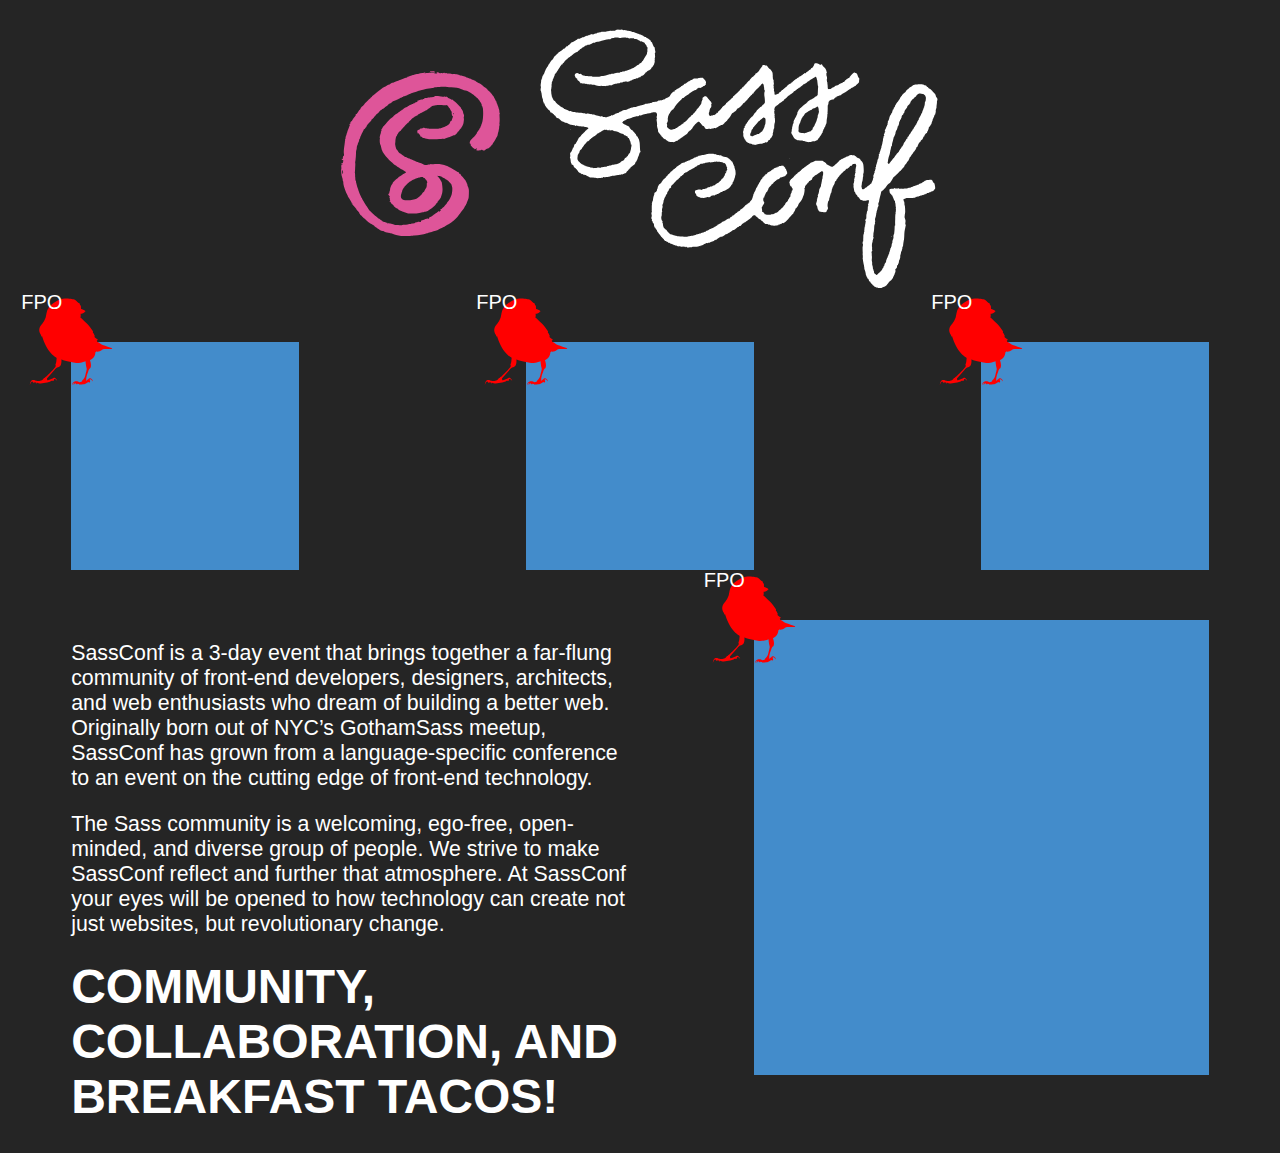
<file: demo/index.html>
<!doctype html>
<html> 
  <head>
    <meta charset="utf-8">
    <meta http-equiv="X-UA-Compatible" content="IE=edge">
    <title>SassConf Workshop Demo</title>
    <meta name="description" content="">
    <meta name="viewport" content="width=device-width, initial-scale=1">
    <link rel="stylesheet" href="styles/app.css"/>
  </head>
  <body class="scw">
    <header class="scw-header">
      <img class="scw-header__logo" src="images/sassconf.svg" alt="">
    </header>
    <div class="scw-container">
      <div class="scw-container__item">
        <div class="scw-dummy-image"></div>
      </div>
      <div class="scw-container__item">
        <div class="scw-dummy-image"></div>
      </div>
      <div class="scw-container__item">
        <div class="scw-dummy-image"></div>
      </div>
    </div>
    <div class="scw-body">
      <div class="scw-body__item scw-body__item--text">
        <p>SassConf is a 3-day event that brings together a far-flung community of front-end developers, designers, architects, and web enthusiasts who dream of building a better web. Originally born out of NYC’s GothamSass meetup, SassConf has grown from a language-specific conference to an event on the cutting edge of front-end technology.</p>
        <p>The Sass community is a welcoming, ego-free, open-minded, and diverse group of people. We strive to make SassConf reflect and further that atmosphere. At SassConf your eyes will be opened to how technology can create not just websites, but revolutionary change.</p>
        <p><strong class="scw-banner-text">COMMUNITY, COLLABORATION, AND BREAKFAST TACOS!</strong></p>
      </div>
      <div class="scw-body__item scw-body__item--image">
        <div class="scw-dummy-image"></div>
      </div>
    </div>
  </body>
</html>
</file>
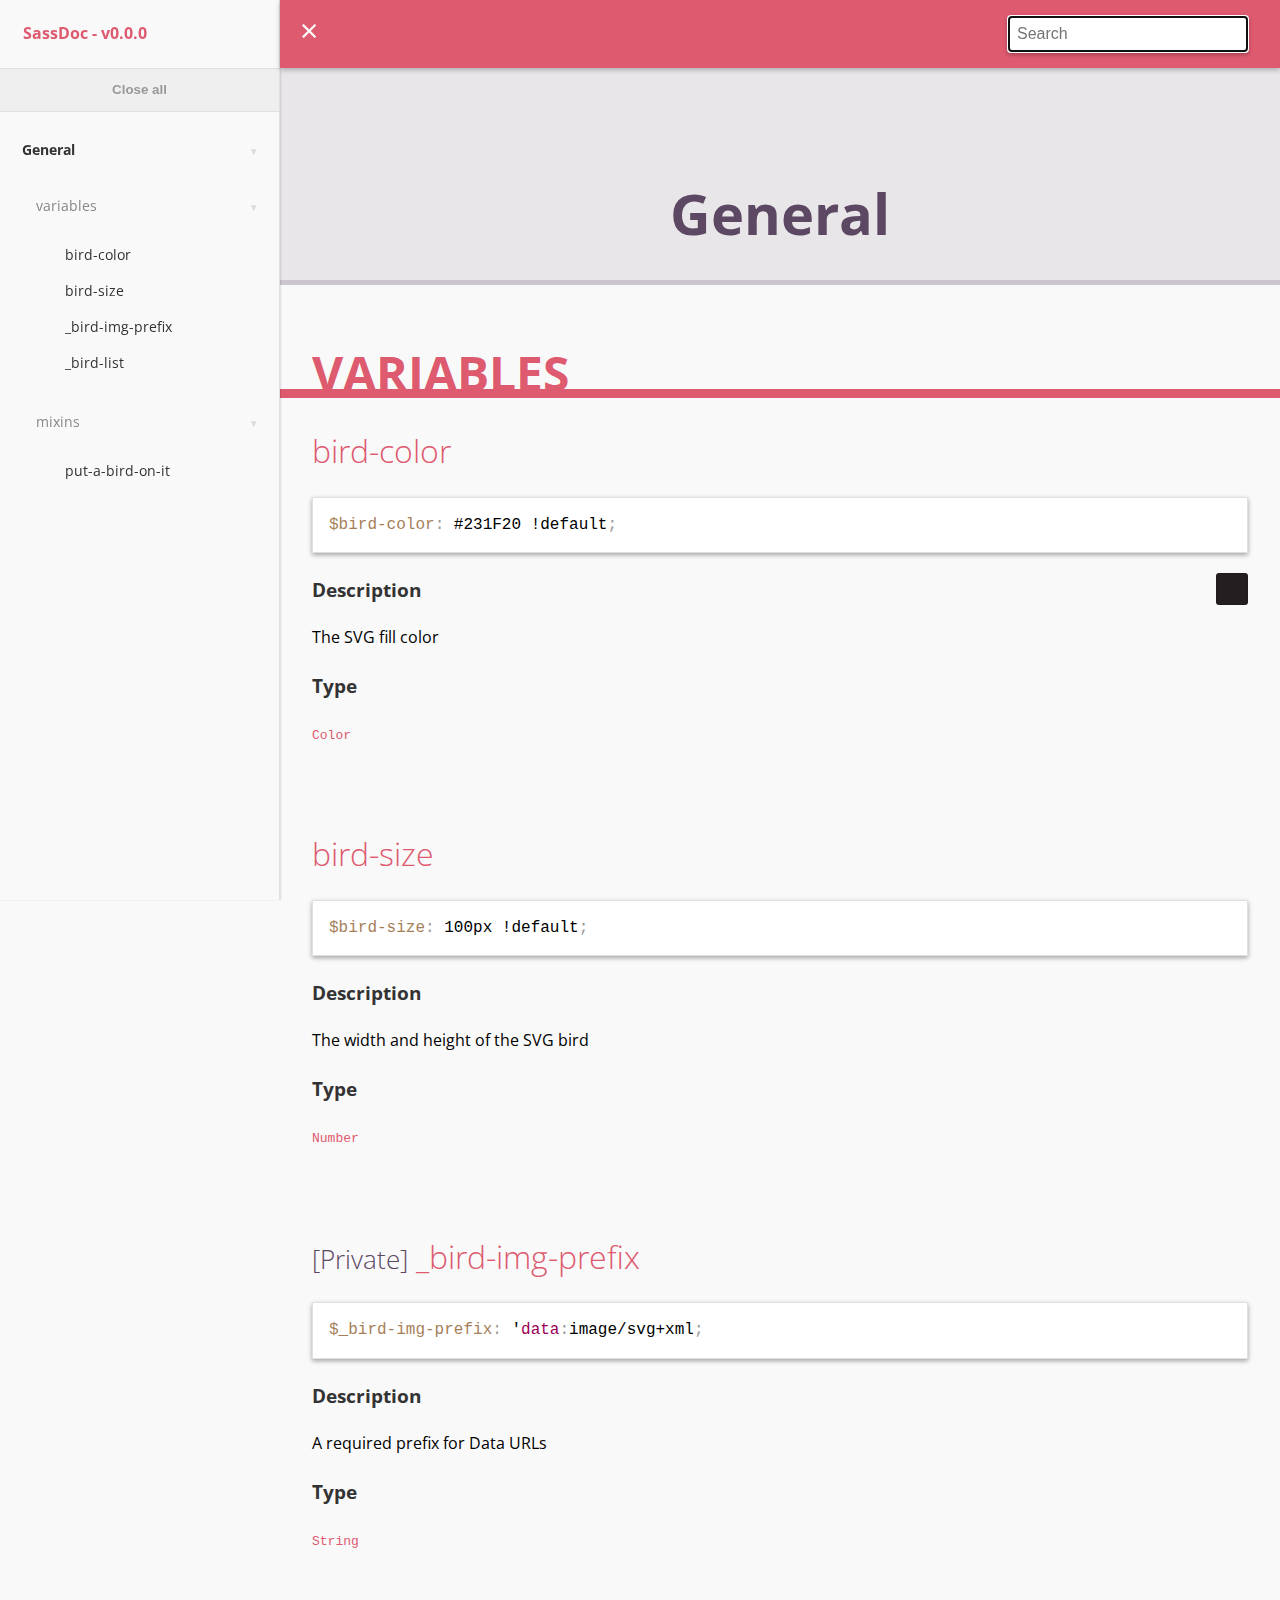
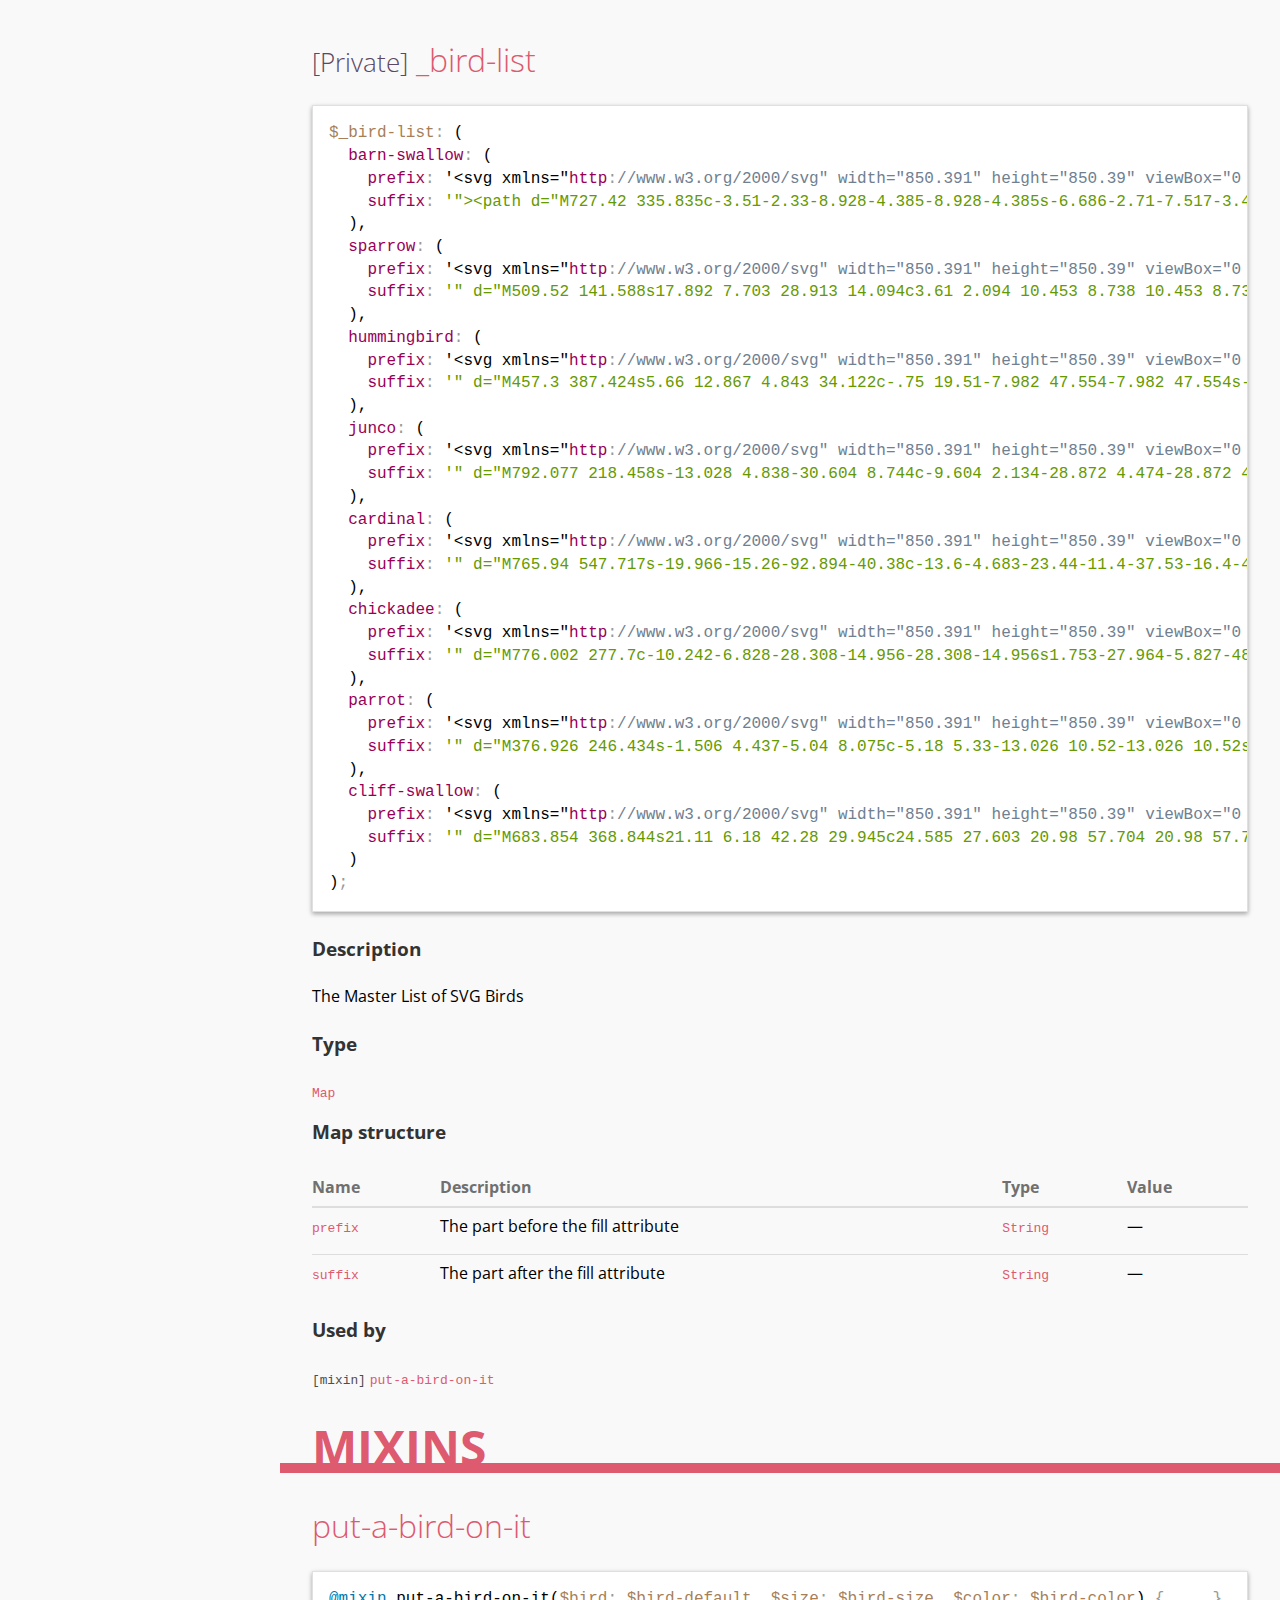
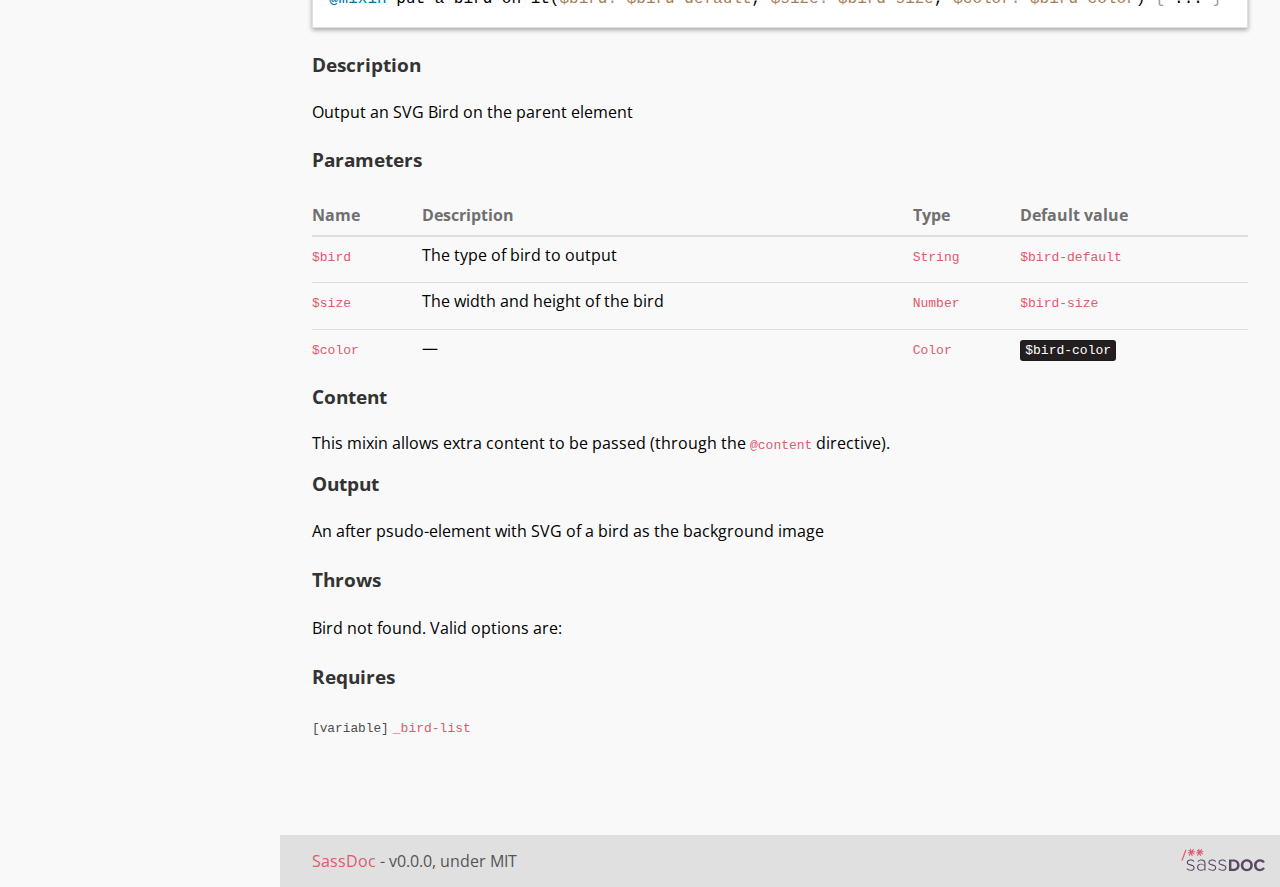
<file: sassdoc/index.html>
<!doctype html><html lang="en"><head><meta charset="utf-8"><title>SassDoc - v0.0.0</title><link rel="stylesheet" href="assets/css/main.css"><link href="http://fonts.googleapis.com/css?family=Open+Sans:400,500,700" rel="stylesheet" type="text/css"><meta name="viewport" content="width=device-width"><meta content="IE=edge, chrome=1" http-equiv="X-UA-Compatible"><!-- Open Graph tags --><meta property="og:title" content="SassDoc - SassDoc"><meta property="og:type" content="website"><meta property="og:description" content="Release the docs!"><!-- Thanks to Sass-lang.com for the icons --><link href="assets/images/favicon.png" rel="shortcut icon"></head><body><aside class="sidebar" role="nav"><div class="sidebar__header"><h1 class="sidebar__title"><a href="https://github.com/timhettler/sassconf-workshop-starter">SassDoc - v0.0.0</a></h1></div><div class="sidebar__body"><button type="button" class="btn-toggle js-btn-toggle" data-alt="Open all">Close all</button><p class="sidebar__item sidebar__item--heading" data-slug="undefined"><a href="#undefined">General</a></p><div><p class="sidebar__item sidebar__item--sub-heading" data-slug="undefined-variable"><a href="#undefined-variable">variables</a></p><ul class="list-unstyled"><li class="sidebar__item sassdoc__item" data-name="bird-color" data-type="variable"><a href="#variable-bird-color">bird-color</a></li><li class="sidebar__item sassdoc__item" data-name="bird-size" data-type="variable"><a href="#variable-bird-size">bird-size</a></li><li class="sidebar__item sassdoc__item" data-name="_bird-img-prefix" data-type="variable"><a href="#variable-_bird-img-prefix">_bird-img-prefix</a></li><li class="sidebar__item sassdoc__item" data-name="_bird-list" data-type="variable"><a href="#variable-_bird-list">_bird-list</a></li></ul><p class="sidebar__item sidebar__item--sub-heading" data-slug="undefined-mixin"><a href="#undefined-mixin">mixins</a></p><ul class="list-unstyled"><li class="sidebar__item sassdoc__item" data-name="put-a-bird-on-it" data-type="mixin"><a href="#mixin-put-a-bird-on-it">put-a-bird-on-it</a></li></ul></div></div></aside><article class="main" role="main"><header class="header" role="banner"><div class="container"><div class="sassdoc__searchbar searchbar"><label for="js-search-input" class="visually-hidden">Search</label><div class="searchbar__form" id="js-search"><input name="search" type="search" class="searchbar__field" autocomplete="off" autofocus id="js-search-input" placeholder="Search"><ul class="searchbar__suggestions" id="js-search-suggestions"></ul></div></div></div></header><section class="main__section"><h1 class="main__heading" id="undefined"><div class="container">General</div></h1><section class="main__sub-section" id="undefined-variable"><h2 class="main__heading--secondary"><div class="container">variables</div></h2><section class="main__item container item" id="variable-bird-color"><h3 class="item__heading"><a class="item__name" href="#variable-bird-color">bird-color</a></h3><div class="item__code-wrapper"><pre class="item__code language-scss"><code>$bird-color: #231F20 !default;</code></pre><span class="color-preview--block" style="background: #231F20"></span></div><h3 class="item__sub-heading">Description</h3><div class="item__description"><p>The SVG fill color</p></div><h3 class="item__sub-heading">Type</h3><p><code>Color</code></p></section><section class="main__item container item" id="variable-bird-size"><h3 class="item__heading"><a class="item__name" href="#variable-bird-size">bird-size</a></h3><div class="item__code-wrapper"><pre class="item__code language-scss"><code>$bird-size: 100px !default;</code></pre></div><h3 class="item__sub-heading">Description</h3><div class="item__description"><p>The width and height of the SVG bird</p></div><h3 class="item__sub-heading">Type</h3><p><code>Number</code></p></section><section class="main__item container item" id="variable-_bird-img-prefix"><h3 class="item__heading"><span class="item__access">[private]</span> <a class="item__name" href="#variable-_bird-img-prefix">_bird-img-prefix</a></h3><div class="item__code-wrapper"><pre class="item__code language-scss"><code>$_bird-img-prefix: &#39;data:image/svg+xml;</code></pre></div><h3 class="item__sub-heading">Description</h3><div class="item__description"><p>A required prefix for Data URLs</p></div><h3 class="item__sub-heading">Type</h3><p><code>String</code></p></section><section class="main__item container item" id="variable-_bird-list"><h3 class="item__heading"><span class="item__access">[private]</span> <a class="item__name" href="#variable-_bird-list">_bird-list</a></h3><div class="item__code-wrapper"><pre class="item__code language-scss"><code>$_bird-list: (
  barn-swallow: (
    prefix: &#39;&lt;svg xmlns=&quot;http://www.w3.org/2000/svg&quot; width=&quot;850.391&quot; height=&quot;850.39&quot; viewBox=&quot;0 0 850.391 850.39&quot;&gt;&lt;g fill=&quot;&#39;,
    suffix: &#39;&quot;&gt;&lt;path d=&quot;M727.42 335.835c-3.51-2.33-8.928-4.385-8.928-4.385s-6.686-2.71-7.517-3.446c-1.735-1.532-2.968-4.075-2.968-4.075s-2.574-7.478-14.645-15.092c-10.8-6.812-27.672-12.446-34.495-12.798-16.07-.83-35.83 8.388-35.83 8.388s-2.183 1.795-5.278 2.548c-8.46 2.058-24.17 4.616-24.17 4.616s-2.29 1.535-3.83-.03c-3.464-3.52-7.912-11.91-7.912-11.91s-6.445-20.305-31.134-41.16c-24.765-20.92-58.164-28.286-58.164-28.286s-9.473-5.518-15.05-7.753c-10.466-4.195-20.32-6.425-20.32-6.425l7.015 5.97-68.204-36.117s-18.417-10.592-29.366-16.397c-4.805-2.547-7.794-3.302-7.794-3.302s-5.882-4.23-10.84-7.103c-4.413-2.556-7.965-3.79-7.965-3.79s-.913-.92-3.032-2.352c-2.736-1.85-7.028-4.027-10.615-6.385-4.46-2.933-7.993-5.89-7.993-5.89s3.547 4.042 4.514 5.493c.553.83-1.23-.567-1.23-.567s-2.18-1.8-4.553-3.548c-1.79-1.32-3.576-2.367-5.248-3.962-1.835-1.75-3.334-5.026-3.334-5.026s2.14 4.644 2.515 6.64c.285 1.52-1.17.524-1.17.524l-3.284-5.97 1.194 3.582-3.582-5.074 2.09 4.627s-2.32-1.948-3.75-2.888c-2.83-1.857-5.803-3.382-5.803-3.382l-7.015-6.716 5.074 6.268s-11.65-7.41-23.248-14.09c-23.873-13.75-57.342-32.324-57.342-32.324S202.36 78.183 193 72.882c-9.736-5.514-16.992-10.277-16.992-10.277s-4.34-3.286-4.952-2.364c-1.598 2.413 1.37 7.14 1.37 7.14s3.87 5.816 10.976 12.084c13.883 12.247 35.886 29.257 35.886 29.257s-8.807-2.848-16.116-6.8c-14.055-7.604-31.343-18.87-31.343-18.87s-5.09-3.603-6.134-2.094c-1.12 1.62 1.805 8.363 1.805 8.363s6.634 11.548 14.85 17.685c7.674 5.73 17.56 12.874 26.836 18.69 16.195 10.156 30.846 17.8 30.846 17.8s-9.16-.817-20.047-5.736c-25.94-11.72-38.834-25.332-41.694-22.062-2.487 2.846 4.284 15.856 4.284 15.856s5.288 8.974 14.08 15.422c13.83 10.146 33.528 19.5 33.528 19.5l-29.998-11.044s-4.853-1.2-5.816-.183c-1.57 1.656.444 5.853.444 5.853s2.235 4.48 4.672 6.837c5.336 5.16 13.387 10.625 13.387 10.625s-17.79-1.816-30.31-2.48c-20.655-1.09-40.28-1.252-40.28-1.252s-19.226-.613-19.925 3.282c-.755 4.206 17.01 12.943 17.01 12.943s-7.345.417-8.49 1.394c-1.765 1.503 1.783 7.145 9.995 12.2 8.316 5.123 19.618 10.03 19.618 10.03s6.734 6.852 16.64 12.542c11.535 6.625 26.49 12.23 26.49 12.23l18.955 10.747s1.318 8.094 10.083 14.652c11.816 8.84 32.004 16.838 32.004 16.838s7.11 6.287 14.332 10.403c8.166 4.655 16.56 7.208 16.56 7.208s5.442 5.38 13.316 9.234c9.757 4.776 22.354 8.228 22.354 8.228s2.58 2.817 5.3 4.492c3.865 2.378 8.28 3.866 8.28 3.866s2.297 5.778 8.88 8.356c9.172 3.593 23.507 4.33 23.507 4.33s-3.18 5.126-1.925 7.408c1.207 2.194 6.85 1.547 6.85 1.547s.41 1.18.153 2.07c-.803 2.778-1.987 7.68.87 9.622 4.706 3.204 16.14-.01 16.14-.01l1.49 2.498s-1.826 5.397-.665 8.395c1.152 2.973 5.292 3.545 5.292 3.545s-.978 7.732 1.54 10.98c3.076 3.965 8.162.81 8.162.81s1.677-1.202 3.066-1.816c2.267-1.003 4.694-1.616 4.694-1.616s-3.38 7.762-2.445 10.956c.525 1.794 8.266 5.908 8.266 5.908s1.14 9.368 2.32 11.24c1.758 2.776 9.023-.196 9.023-.196s.85 2.163 1.483 3.235c.834 1.418 1.502 1.84 1.502 1.84v5.224s.228 2.09 2.05 3.567c3.394 2.757 6.605.763 6.605.763s1.27 1.574 1.73 2.763c.68 1.747.74 3.537 1.716 5.438.767 1.496 2.09 2.595 2.09 2.595s1.904 3.643 5.385 4.463c3.376.796 8.333-1.23 8.333-1.23s1.035 2.455 2.305 3.514c.904.754 2.172.218 2.172.218l3.73 3.433s3.818 3.238 6.298.64c7.86-8.23 22.06-30.34 22.06-30.34s1.014 0 2.243-.922c.97-.726 1.916-2.107 2.766-2.938.82-.8 1.56-1.064 1.56-1.064s-1.907 4.645-3.263 8.758c-2.635 8-7.43 25.353-9.82 31.992-3.816 10.592-8.56 21.484-8.56 21.484s-3.954 8.438-7.306 20.022c-5.082 17.575-10.303 40.868-10.303 40.868s-5.832 9.422-12.736 19.398c-10.68 15.435-24.128 33.882-24.128 33.882s-7.526 9.968-17.417 23.985c-7.852 11.124-17.19 25.088-25.46 36.596-11.526 16.038-21.147 28.516-21.147 28.516s-7.8 9.826-15.394 18.78c-6.94 8.19-13.734 15.576-13.734 15.576s-5.914 6.52-6.68 7.904c-.8 1.45.438.72.438.72l13.58-15.222s7.078-7.162 14.522-16.182c8.658-10.494 17.866-23.068 17.866-23.068s17.664-24.6 30.925-42.338c8.28-11.08 14.593-18.553 14.593-18.553s-.55 2.717-.038 3.374c.532.685 2.126-.688 2.126-.688l9.554-10.896s1.366 1.945 2.87 1.3c2.44-1.046 5.486-4.88 5.486-4.88s.205 3.068 1.614 3.23c1.183.135 3.61-2.636 3.61-2.636s.62 3.99.942 3.952c1.48-.18 4.43-5.444 4.43-5.444s.305 4.614 1.734 7.036c.917 1.56 3.19 1.32 3.19 1.32s-.03 10.172 5.207 11.428c2.977.717 7.936-11.668 10.968-18.814 1.4-3.305 2.787-6.037 2.787-6.037s-1.802 10.027-1.902 17.954c-.12 9.406 1.3 18.453 1.3 18.453s-.195 5.463 2.474 5.518c2.83.055 4.538-4.62 4.538-4.62s1.432 2.024 2.1 6.31c1.282 8.22 2.23 21.446 2.23 21.446s1.92.565 3.804-1.98c2.132-2.882 4.254-8.913 4.254-8.913s.61 7.65-3.413 21.146c-5.626 18.868-16.437 45.416-16.437 45.416s-7.176 15.65-16.012 31.047c-12.742 22.206-28.61 46.708-28.61 46.708l-4.627 6.12 4.775-4.927s1.345.236 3.24-2.342c2.557-3.48 5.863-10.046 5.863-10.046l-1.54 7.81s.722-2.902 2.978-6.998c2.6-4.723 6.78-10.727 6.78-10.727s14.386-22.338 27.623-49.19c12.853-26.073 23.664-56.17 23.664-56.17s-.42 12.1.074 18.532c.248 3.26 1.035 3.682 1.035 3.682s4.316-1.537 7.003-15.87c4.6-24.535 8.646-67.623 8.646-67.623s1.832-12.932 3.215-22.926c1.13-8.18 1.86-13.786 1.86-13.786s2.924-13.41 4.253-26.985c1.114-11.376.672-23.31.672-23.31l8.806-11.044s2.526.164 5.36-2.793c4.966-5.188 11.504-14.818 11.504-14.818s3.184 4.545 13.79.54c2.925-1.106 4.12-5.764 4.12-5.764s2.662-1.178 4.407-1.737c3.71-1.193 8.127-2.292 8.127-2.292s-.52 2.005-3.135 4.102c-2.478 1.988-5.14 2.914-5.14 2.914s-5.726 1.298-7.41 4.872c-2.372 5.03-.583 7.963-.583 7.963s.085-4.83 1.74-6.962c2.157-2.78 6.02-3.037 6.02-3.037s.314 3.49 2.14 2.35c2.386-1.488 6.43-6.058 9.602-8.883 3.693-3.288 6.366-4.762 6.366-4.762s.947.026 1.66 1.564c.942 2.03 1.222 4.552 2.126 7.038.797 2.187 2.283 4.483 2.283 4.483s.74 2.956 1.828 3.87c.678.568 1.902-.734 1.902-.734s1.656 1.455 1.656 3.318c0 2.572-1.656 5.785-1.656 5.785s3.016-3.083 3.05-5.652c.04-3.245-2.9-6.14-2.9-6.14s1.638-2.787 1.167-5.094c-.736-3.592-3.704-7.29-3.704-7.29s3.393 2.2 5.646 4.63c3.29 3.55 5.846 7.754 5.846 7.754s1.36 2.455 2.54 2.8c1.13.327 2.087-1.455 2.087-1.455s3.17.85 4.415 2.86c1.617 2.61 1.404 6.54 1.404 6.54s.884-5.142.01-7.04c-1.538-3.342-5.233-4.3-5.233-4.3s-3.65-2.6-5.646-4.98c-2.56-3.056-3.606-6.063-3.606-6.063s-.99-.035-1.908-.72c-1.9-1.415-4.51-4.058-4.51-4.058s.105-1.04-.116-1.545c-.29-.667-.93-.842-.93-.842s-2.664-.115-3.846-.264c-2.113-.263-3.316-.632-3.316-.632s-1.375-.57-2.35-.52c-1.715.088-3.472.818-3.472.818s-5.946 2.74-10.56 4.32c-3.52 1.204-6.005 1.35-6.005 1.35l.148-2.387.896.446-1.193-6.715 10.292-16.216s3.022 6.982 4.758 8.92c.504.562 1.965-.017 1.965-.017s1.14.897 1.312 1.548c.47 1.795.328 4.72.328 4.72s1.587-4.025.992-5.7c-.834-2.344-2.5-3.65-4.023-5.938-1.705-2.558-3.236-5.97-3.236-5.97s2.46-.737 4.05.55c2.518 2.04 4.606 6.462 4.606 6.462s.924 2.417 1.993 2.836c1.23.483 2.373-4.135 4.327 2.255.9 2.946-.346 4.226-.877 4.618.537-.354 1.95-1.37 2.25-2.458.66-2.375-.23-5.458-.23-5.458s1.717 2.11 3.026 2.277c.943.12 1.6-1.683 1.6-1.683s3.764.546 4.94 2.115c1.97 2.625 1.775 6.84 1.775 6.84s.978-3.173-.66-6.592c-1.39-2.898-5.01-3.557-5.01-3.557s-5.024-3.03-7.928-5.428c-2.545-2.104-3.02-3.617-3.02-3.617l-7.81-5.184s-2.466-5.14.887-10.086c3.312-4.886 8.04-9.846 13.255-16.715 5.305-6.983 11.105-15.878 15.606-21.23 5.443-6.466 9.155-9.377 9.155-9.377s10.578-10.06 21.626-16.13c15.34-8.432 34.344-16.155 45.078-20.802 4.86-2.104 8.512-4.41 8.512-4.41s1.447.125 2.2-.215c.74-.333.785-1.128.785-1.128l17.015 1.194c0 .003 1.61-.824.11-1.82zM607.768 477.947s.85-.798 1.462-.388c.49.326.776 1.88.776 1.88s-.072 1.204-.217 1.958c-.177.922-.434 1.43-.434 1.43s-1.794-2.35-2.142-3.646c-.223-.84.554-1.235.554-1.235z&quot;/&gt;&lt;path d=&quot;M604.256 459.3l-.22.142s.09-.046.22-.143z&quot;/&gt;&lt;/g&gt;&lt;/svg&gt;&#39;
  ),
  sparrow: (
    prefix: &#39;&lt;svg xmlns=&quot;http://www.w3.org/2000/svg&quot; width=&quot;850.391&quot; height=&quot;850.39&quot; viewBox=&quot;0 0 850.391 850.39&quot;&gt;&lt;path fill-rule=&quot;evenodd&quot; clip-rule=&quot;evenodd&quot; fill=&quot;&#39;,
    suffix: &#39;&quot; d=&quot;M509.52 141.588s17.892 7.703 28.913 14.094c3.61 2.094 10.453 8.738 10.453 8.738s-8.066 9.135-17.914 14.105c-11.133 5.617-24.207 7.152-24.207 7.152s1.55 7.447 1.01 16.203c-.434 6.986-2.98 15.682-2.98 15.682s36.6 30.44 67.593 64.078c18.748 20.354 38.3 50.865 38.3 50.865s1.692 3.133 1.66 5.09c-.02 1.533-1.76 1.998-1.76 1.998s.784 3.553 2.1 6.418c1.188 2.585 2.92 4.505 2.92 4.505s3.368 2.695 4.622 5.117c.904 1.748-.19 3.447-.19 3.447s4.347 5.892 5.972 10.513c1.047 2.98-.365 5.428-.365 5.428s.574 3.315.143 5.38c-.27 1.287-1.62 1.705-1.62 1.705s3.026 3.688 9.552 8.79c4.678 3.655 13.48 9.222 13.48 9.222s6.047 3.352 5.145 8.49c-.38 2.166-7.213 2.727-7.213 2.727s.72 6.584 2.084 10.598c1.12 3.295 2.938 4.164 2.938 4.164s9.99 3.16 17.96 8.258c7.59 4.852 12.806 11.494 26.806 17.344 14.123 5.898 27.316 8.738 41.61 13.256 18.974 5.996 37.327 12.81 37.327 12.81s4.972 5.374-5.308 6.58c-17.713 2.083-54.922.503-54.922.503s-7.314-.71-15.03 1.97c-6.673 2.313-13.905 8.07-13.905 8.07s-11.186 8.517-24.64 11.634c-10.343 2.397-20.106-.386-20.106-.386s-6.966 5.213-8.665 11.836c.664-2.588 2.38 18.744-16.416 40.84-11.376 13.375-28.19 21.697-28.19 21.697s7.766 21.92 8.428 40.596c.89 25.113-9.02 29.668-9.02 29.668s-5.492 3.772-9.79 12.515c-4.27 8.676-7.33 22.324-7.33 22.324s-7.382 18.67-11.573 34.038c-1.957 7.17-2.602 17.922-2.602 17.922s.78 2.514.11 5.494c-1.015 4.49-4.036 10.537.35 10.613 1.272.023 4.265-3.117 4.265-3.117l14.957-11.02s5.416-5.325 12.56-5.325c10.556 0 16.745 8.227 22.33 17.91 2.507 4.348 2.507 7.885 2.507 7.885s-3.514-4.44-8.275-8.445c-4.926-4.14-10.545-9.684-16.277-8.666-2.652.472-3.79 5.3-3.79 5.3s9.153 9.77 1.765 18.22c-5.764 6.587-15.146-.505-15.146-.505s-8.565 11.137-26.085 16.227c-16.29 4.74-41.625 3.455-41.625 3.455l-1.967 6.693-5.117-9.45s-3.314.355-7.143-.34c-2.168-.394-5.848-2.02-5.848-2.02s-5.467 4.798-9.45 4.468c-2.942-.246-4.724-5.648-4.724-5.648l-5.903-3.936s-5.447 4.018-9.68 8.365c-2.688 2.76-4.885 6.59-4.885 6.59s-.857-2.99 1.344-8.325c1.254-3.03 6.137-9.783 6.137-9.783s-5.363-.703-14.07 8.36c-4.367 4.548-8.37 15.26-8.37 15.26s.573-15.993 8.68-24.538c12.772-13.467 26.75-11.676 26.75-11.676s4.267-1.814 10.802.396c6.254 2.117 14.785 8.26 14.785 8.26s2.914-2.197 8.123-3.125c3.033-.538 9.592-.024 9.592-.024l5.115-3.936s-1.426-3.887 4.445-9.31c4.443-4.11 12.484-14.702 12.484-14.702s5.005-5.04 9.23-14.865c2.706-6.285 5.33-18.99 5.33-18.99s7.77-26.732 10.423-43.79c1.096-7.054-1.365-14.468-1.365-14.468s-2.656-9.234-4.805-23.87c-1.977-13.458-3.463-32.42-3.463-32.42s-38.45 17.325-80.04 14.534c-58.134-3.907-125.05-28.313-125.05-28.313s2.574 28.928-4.986 45.342c-7.395 16.056-24.932 19.608-24.932 19.608s-7.916 3.148-15.758 8.973c-5.52 4.103-11.797 11.5-11.797 11.5l-65.74 75.183s.99 2.877 1.246 5.89c.28 3.296-.082 6.83 2.348 8.858 3.417 2.85 12.942-.968 12.942-.968l36.213-16.14s9.756-6.376 19.13-.464c8.708 5.488 17.087 23.295 17.087 23.295s-10.475-11.752-21.295-16.775c-2.787-1.295-8.623 2.21-8.623 2.21s2.654 6.886-.635 10.925c-6.167 7.574-8.767.785-22.55 4.053 3.246-.77-6.934 4.99-19.027 9.203-7.654 2.67-19.635 5.01-29.684 6.944-9.163 1.758-16.196 3.184-27.26 4.145-20.6 1.79-39.41-3.78-39.41-3.78s-5.23-3.26-7.837-.96c-3.84 3.39-5.547 12.77-5.547 12.77s.592-10.902-2.64-15.63c-4.317-6.325-11.925 1.063-11.925 1.063s-4.692 1.73-6.292 1.303c-3.488-.93-5.516-4.45-5.516-4.45s-1.63-7.497-8.004-6.198c-1.97.4-5.428 2.207-8.787 7.88-4.69 7.92-9.188 20.364-9.188 20.364s1.506-18.207 9.135-29.23c8.863-12.81 18.42-10.922 18.42-10.922s2.707-2.258 10.123-.52c4.256 1 15.07 6.424 15.07 6.424s7.826 1.887 13.19 1.957c8.763.112 18.124-1.917 29.304-4.8 9.89-2.553 18.52-12.902 18.52-12.902s1.778-3.12 5.16-5.22c1.714-1.065 6.255-1.864 6.255-1.864s2.003-3.883 5.583-7.12c1.51-1.36 6.62-3.905 6.62-3.905s58.784-56.84 79.85-84.267c5.77-7.512-.333-19.264-.333-19.264s4.83-8.562 7.416-22.636c2.725-14.838 3.213-35.232 3.213-35.232s-41.65-24.176-71.886-69.19c-31.543-46.962-51.72-114.84-51.72-114.84s-1.97-.603-3.097 1.278c-1.088 1.81-1.334 6.104-1.334 6.104l-6.197-19.482s-14.398-17.61-13.773-40.16c.752-27.205 15.84-41.326 15.84-41.326s14.63-17.043 25.77-35.912c8.802-14.906 14.675-32.584 14.675-32.584s5.416-34.803 12.635-57.678c3.162-10.025 11.87-19.967 11.87-19.967h-2.657s1.545-2.812 3.97-6.018c1.435-1.896 4.298-4.908 4.298-4.908l-2.953.59s38.49-37.378 86.726-59.378c50.035-22.818 120.37-5.6 129.457-1.844C466.93 69.474 480.1 86.285 480.1 86.285l1.77-1.182 5.61 7.38 2.953-1.18 4.13 5.02 1.774-2.067s2.568 5.238 4.133 10.63c.688 2.366 1.18 7.675 1.18 7.675l4.133-1.18.295 4.132 2.656.297-2.36 2.36 3.837 1.182-2.063 2.066 2.36.59-1.772 1.475 3.545 1.184-2.068 1.477-1.768.885.29 2.065 2.66 2.363-1.474 2.066 2.064 1.18-1.477 2.066 1.477 1.477-1.773.592.89 1.474-1.58 1.274z&quot;/&gt;&lt;/svg&gt;&#39;
  ),
  hummingbird: (
    prefix: &#39;&lt;svg xmlns=&quot;http://www.w3.org/2000/svg&quot; width=&quot;850.391&quot; height=&quot;850.39&quot; viewBox=&quot;0 0 850.391 850.39&quot;&gt;&lt;path fill-rule=&quot;evenodd&quot; clip-rule=&quot;evenodd&quot; fill=&quot;&#39;,
    suffix: &#39;&quot; d=&quot;M457.3 387.424s5.66 12.867 4.843 34.122c-.75 19.51-7.982 47.554-7.982 47.554s-1.165 5.482-.168 9.166c1.01 3.732 4.183 5.668 4.183 5.668s29.77 40.994 49.274 82.546c17.424 37.12 21.928 60.212 21.928 60.212s2.318 10.39-1.9 9.91c-3.362-.383-13.456-11.656-13.456-11.656s5.288 21.152 2.483 26.832c-4.758 9.637-40.88-37.303-40.88-37.303s1.474 11.238.76 18.766c-.443 4.694-3.2 7.064-3.2 7.064s-.684 4.06-.314 9.415c.327 4.726.997 11.42.997 11.42s.135 6.93-2.414 7.142c-5.127.422-11.88-20.996-11.88-20.996s-3.526 12.996-6.956 24.965c-2.04 7.128-3.11 18.702-5.97 13.706L434.09 664.04s-3.38 28.217-5.454 28.213c-3.083-.008-15.138-22.63-15.138-22.63s-1.89 11.716-5.062 8.802c-4.963-4.56-12.042-24.508-12.042-24.508s-5.354-3.568-10.038-10.344c-3.25-4.703-6.367-13.39-6.367-13.39s-.886 5.768-3.094 11.75c-4.943 13.388-13.66 33.624-13.66 33.624s-5.554-2.354-9.752-8.78c-4.35-6.658-7.352-17.397-7.352-17.397l-4.886 11.168s-3.33-.723-6.396-8.437c-2.664-6.698-5.123-20.53-5.123-20.53l-1.396 5.234s-8.957-15.648-7.522-47.94c1.97-44.332 12.41-81.554 12.41-81.554l-4.188-5.584.35 4.886s-20.16-23.25-33.303-47.412c-10.218-18.783-14.167-39.848-14.167-39.848s-3.11.8-5.04-.396c-1.723-1.066-2.29-4.14-2.29-4.14s-4.29-.74-7.213-4.042c-2.443-2.758-3.607-8.175-3.607-8.175s-3.016 1.73-5.554.132c-2.14-1.348-3.87-6.066-3.87-6.066s-6.43-.96-9.998-3.536c-2.538-1.833-2.568-5.54-2.568-5.54s-8.265-1.132-12.98-4.544c-3.172-2.293-3.425-7.322-3.425-7.322s-7.524-.517-11.704-3.697c-3.832-2.917-4.35-8.52-4.35-8.52s-8.885-1.7-13.244-4.735c-5.318-3.704-6.304-8.877-6.304-8.877s-9.634-2.433-16.35-7c-6.364-4.327-9.828-10.8-9.828-10.8s-14.036-4.633-21.572-9.382c-3.5-2.206-3.908-6.674-3.908-6.674s-14.986-5.025-24.13-11.054c-6.107-4.027-7.632-9.89-7.632-9.89s-17.245-6.66-24.068-12.656c-3.31-2.91 1.032-7.588 1.032-7.588s-18.15 2.828-19.518-.34c-1.422-3.288 13.933-12.575 13.933-12.575s-20.062 3.058-19.154-1.444c2.88-14.292 35.712-12.65 109.98 5.853 55.58 13.848 121.74 33.288 121.74 33.288l2.793-36.998-2.793 1.396s5.753-36.202 4.68-56.014c-.44-8.135-8.345-11.7-8.345-11.7s-19.11-10.036-38.335-16.69c-6.525-2.26-29.728-6.87-29.728-6.87s-6.794-1.337-13.304-3.967c-7.08-2.858-13.922-7.026-13.922-7.026s6.696-1.365 14.62-.693c5.5.468 13.13 3.05 13.13 3.05s17.802 4 35.17 8.235c15.87 3.872 30.853 7.926 42.303 9.614 6.552.965 13.102-4.5 13.102-4.5s25.224-22.7 58.798-18.912c31.593 3.566 57.17 31.215 57.17 31.215l-2.095.523 9.685 12.042-2.355-.262s2.85 4.744 4.71 9.24c.9 2.183 1.573 5.943 1.573 5.943l-1.833-.786s1.946 3.338 3.016 7.464c.66 2.55.648 6.672.648 6.672l-1.57-1.57s1.962 4.848 3.353 10.026c.772 2.87 1.36 7.512 1.36 7.512l-1.833-1.047s1.472 6.35 2.247 11.852c.37 2.63.37 6.735.37 6.735l-2.094-2.618v3.926s1.22 12.208 2.183 18.41c.26 1.667 1.483 5.15 1.483 5.15s1.228 2.638.858 6.175c-.27 2.6-2.168 6.39-2.168 6.39s163.328-40.225 257.762-52.074c50.632-6.353 88.312 11.238 88.312 11.238h-33.51s17.256 4.555 27.46 7.956c3.458 1.152 8.665 4.086 8.665 4.086l-34.555 2.618 10.47 5.235s-8.49 2.056-12.923 4.18c-6.355 3.043-10.257 6.61-18.752 7.707-7.505.968-17.016-5.605-17.016-5.605s.507 3.498 4.028 6.56c2.144 1.865 8.014 3.912 8.014 3.912s4.602 2.16 3.055 4.35c-1.595 2.258-9.338 4.55-9.338 4.55s-9.626 4.67-17.575 7.04c-6.896 2.058-12.27 1.862-12.27 1.862s-17.34 8.68-29.2 13.24c-4.622 1.78-11.637 2.466-11.637 2.466s-8.33 9.844-18.667 15.4c-5.856 3.146-16.41 3.448-16.41 3.448s-5.958 9.35-14.316 13.162c-6.255 2.853-15.526.45-15.526.45s-4.94 6.878-12.94 10.2c-5.302 2.2-14.81 1.32-14.81 1.32s1.256 6.515-5.364 9.75c-4.896 2.395-18.194 1.767-18.194 1.767s1.575 6.627-3.244 9.79c-3.23 2.12-13.51 1.204-13.51 1.204s-1.948 6.095-6.567 8.713c-2.678 1.518-9.14.188-9.14.188s-1.98 7.32-7.874 11.97c-2.85 2.25-12.022 3.737-12.022 3.737s-5.67 4.312-8.675 3.238c-4.14-1.48-5.985-8.474-5.985-8.474L457.3 387.424z&quot;/&gt;&lt;/svg&gt;&#39;
  ),
  junco: (
    prefix: &#39;&lt;svg xmlns=&quot;http://www.w3.org/2000/svg&quot; width=&quot;850.391&quot; height=&quot;850.39&quot; viewBox=&quot;0 0 850.391 850.39&quot;&gt;&lt;path fill-rule=&quot;evenodd&quot; clip-rule=&quot;evenodd&quot; fill=&quot;&#39;,
    suffix: &#39;&quot; d=&quot;M792.077 218.458s-13.028 4.838-30.604 8.744c-9.604 2.134-28.872 4.474-28.872 4.474s12.588 38.488 9.724 80.51c-1.895 27.787-12.216 45.336-18.53 59.14-3.654 7.978-5.07 18.954-5.07 18.954s-5.54 7.17-10.63 15.843c-3.545 6.04-7.213 14.557-7.213 14.557s-12.7 24.296-23.723 42.12c-8.458 13.67-15.928 21.982-15.928 21.982l-5.287-9.913s-3.613 8.973-10.813 18.23c-6.657 8.557-16.943 17.455-16.943 17.455L632.152 498s-2.3 3.064-4.683 6.245l-5.23 6.97-.66-11.233-18.133 21.724s8.636.736 14.826.397c3.886-.214 11.88-2.718 16.607-2.403 2.885.193 4.322 1.65 4.322 1.65s8.975-1.307 14.105-.28c2.03.407 3.518 3.805 3.518 3.805s-1.8-1.458-5.74-1.714c-4.502-.292-11.223.612-11.223.612s-.234 3.785-2.585 5.02c-2.03 1.064-6.226-.393-6.226-.393l-7.93 1.1s-.386 1.415 1.113 2.458c.805.56 2.89 1.305 2.89 1.305s1.414.027 2.7.606c.57.255 1.667 1.357 1.667 1.357s2.55-.06 4.562.656c1.143.406 2.268 1.768 2.268 1.768s19.924 2.66 29.778 4.826c2.943.646 6.35 3.104 6.35 3.104s10.012 1.735 16.422 7.703c6.49 6.047 6.928 10.58 6.928 10.58s-6.65-4.964-12.848-8.486c-2.98-1.695-8.08-3.41-8.08-3.41s-2.17 3.45-5.824 3.74c-3.266.26-8.053-2.64-8.053-2.64s-1.365.26-2.924-.26c-.87-.288-2.364-1.5-2.364-1.5s-1.648 1.217-3.63.984c-1.75-.205-3.86-1.865-3.86-1.865s-3.2.27-5.965-.283c-2.1-.42-3.946-1.7-3.946-1.7l-8.73.68s4.154 6.1 5.238 13.06c.496 3.193-1.574 10.492-1.574 10.492s-.51-7.68-2.9-12.615c-2.758-5.696-7.453-8.753-7.453-8.753s-.43 5.658-3.448 6.365c-1.87.438-6.905-3.94-6.905-3.94s-2.514-2.17-5.713-3.385c-1.246-.473-5.302-.8-5.302-.8s-5.45 1.387-9.59.623c-2.705-.5-4.73-3.268-4.73-3.268s-1.474-.827-2.815-.978c-1.605-.18-3.132.315-3.132.315s-3.72.354-5.92-2.17c-1.296-1.485-1.568-6.42-1.568-6.42l-6.17-5.73s-2.154 1.674-4.478 2.427c-1.623.526-3.67.217-3.67.217l-3.525 1.32-.222-1.54s-6.11 4.27-11.2 6.293c-2.437.97-5.98.535-5.98.535s2.546-.748 4.206-1.576c.64-.318 1.52-1.287 1.52-1.287l-1.76-1.543 2.2-3.524s-3.202 2.048-5.725 2.814c-2.545.775-4.408.27-4.408.27s.15-2.168-.48-2.3c-.872-.19-2.603 1.64-2.603 1.64l-6.832 1.982s-28.068 5.734-47.266 6.84c-10.555.608-17.717-3.097-17.717-3.097s-9.736 6.33-20.374 10.297c-10.62 3.962-22.14 5.563-22.14 5.563s-1.833-4.062-2.29-8.304c-.23-2.134.747-6.016.747-6.016l-16.74 24.67s-.386 11.282.103 24.57c.53 14.397 1.968 31.247 2.78 41.237.382 4.69 3.283 9.973 3.283 9.973s1.805 3.613 2.78 6.798c.542 1.774.523 3.997.523 3.997s.75 1.324 1.186 2.943c.315 1.17.356 2.783.356 2.783l2.203 3.745-1.32 2.644 1.1 2.863-1.1 1.103 4.405 3.966-.44 1.762 11.013 8.59s1.256 1.383 4.083 2.03c2.428.557 6.49.394 6.49.394s7.035.644 11.836 2.2c2.748.892 4.466 3.086 4.466 3.086s9.886 3.063 15.204 10.54c5.44 7.647 3.52 14.133 3.52 14.133s-2.558-6.185-7.238-10.805c-3.522-3.477-9.503-5.718-9.503-5.718s.36 5.43-2.707 5.762c-4.38.474-8.528-4.662-8.528-4.662s-2.497-2.48-5.675-3.713c-1.384-.536-5.118-.473-5.118-.473s-5.63.5-9.416-1.085c-3.585-1.498-5.342-5.082-5.342-5.082s7.745 11.375 15.48 19.24c4.312 4.385 10.733 7.414 10.733 7.414s4.024 2.116 6.13 4.028c.805.73 1.14 2.58 1.14 2.58s9.327 6.88 14.116 15.842c3.77 7.05 1.967 14.555 1.967 14.555s-2.587-5.743-6.07-10.472c-3.875-5.265-8.69-9.573-8.69-9.573s-1.394 4.32-5.515 3.934c-5-.47-8.582-5.255-8.582-5.255s-4.71-5.002-8.722-8.63c-1.517-1.37-5.157-3.927-5.157-3.927s-6.83-4.463-12.104-11.855c-6.402-8.975-11.466-21.187-11.466-21.187s-.246 8.895.236 13.844c.147 1.498 1.526 4.22 1.526 4.22s1.29.697 1.238 2.16c-.058 1.612-1.46 4.01-1.46 4.01s-1.67 5.583-3.974 9.628c-2.21 3.882-5.057 6.23-5.057 6.23s-2.28 2.517-4.382 3.982c-1.372.955-2.887 1.084-2.887 1.084l4.405-7.05s1.36-2.966 1.556-5.12c.095-1.065-.896-2.15-.896-2.15s-1.302-1.762-1.366-3.566c-.04-1.1 1.146-2.6 1.146-2.6s.74-1.012.48-1.846c-.29-.924-1.582-1.678-1.582-1.678s-2.002-9.38-2.59-19.105c-.292-4.854.607-13.72.607-13.72s.223-2.812-.688-5.546c-.498-1.496-2.397-3.703-2.397-3.703s-2.974-2.497-5.97-7.237c-1.722-2.72-2.846-7.087-4.958-9.838-2.145-2.793-5.692-4-7.214-6.232-1.788-2.625-2.124-6.434-2.124-6.434l4.057-6.193s-2.497-5.976-5.678-6.163c-3.96-.234-8.772 5.31-8.772 5.31s-1.307.437-1.127-1.67c-.165 1.926 3.44-15.158 14.17-11.72 5.415 1.735 9.464 9.645 9.464 9.645s3.568 2.732 5.385 5.394c1.04 1.52.783 3.64.783 3.64l4.626 7.048s.703-12.442.38-23.374c-.19-6.438-3.542-36.54-3.542-36.54l-5.43-24.456s-2.534-3.264-3.495-8.98c-1.02-6.06-.47-14.59-.47-14.59s-9.73.623-19.45.94c-6.206.206-14.032.163-14.032.163l5.068-3.084s-2.39-.842-4.803-2.21c-1.14-.647-3.348-2.417-3.348-2.417l5.287-1.322s-6.168-2.88-11.06-5.49c-2.352-1.254-5.46-3.32-5.46-3.32l1.54-1.32-6.828-3.746 2.863-.44-2.864-1.983 10.573 2.203-2.203-3.084 7.05-3.967s-12.998-4.5-21.19-8.793c-3.675-1.925-6.566-5.744-6.566-5.744s-2.39-.27-3.275-1.06c-1.04-.926-.597-2.392-.597-2.392l-2.735-2.937 4.625-2.424-4.846-1.32 1.983-1.764s-1.774-.02-3.42-.998c-1.864-1.106-3.63-3.187-3.63-3.187s3.37.094 5.19-.427c.823-.236.98-1.335.98-1.335s-3.03-.85-5.825-4.15c-3.773-4.454-7.614-11.71-7.614-11.71s-3.832-.018-5.894-3.14c-1.77-2.68-1.817-8.534-1.817-8.534s-2.946 4.636-3.87 3.805c-1.233-1.11-.536-7.77-.536-7.77s-2.332-.204-2.566-1.963c-.204-1.528 1.684-4.646 1.684-4.646s.59-6.962-1.713-11.462c-1.7-3.324-6.013-4.264-7.97-5.448-4.203-2.547-7.72-4.016-7.72-4.016s-9.057-3.465-20.282-10.113c-12.582-7.452-28.06-18.457-40.006-24.268-7.445-3.622-20.334-4.832-20.334-4.832s-32.73-4.056-64.543-3.088c-29.68.902-58.596 6.834-58.596 6.834s.034-1.726 1.576-3.332c.955-.996 3.71-2.176 3.71-2.176s-1.9-1.9 1.945-4.72c2.426-1.778 17.578-5.212 17.578-5.212l31.67-6.292s-7.963-3.74-21.213-2.96c-14.187.832-33.723 6.188-33.723 6.188s6.477-4.627 20.152-10.097c11.46-4.584 30.512-10.168 30.512-10.168s15.75-7.525 38.967-9.58c28.977-2.562 66.835 1.563 89.165 1.405 11.168-.08 18.797-4.822 18.797-4.822s21.55-27.09 43.208-45.944c11.27-9.81 29.926-17.718 29.926-17.718s7.01-3.312 15.517-8.16c7.01-3.994 14.894-9.212 21.97-12.925 6.653-3.492 15.822-6.89 15.822-6.89s9.243-5.848 19.935-14.67c12.526-10.336 15.212-17.83 43.928-35.73 13.966-8.704 37.358-19.54 37.358-19.54s6.566-.164 14.955-4.545c-.815.426 27.485-20.854 50.67-35.31 8.33-5.194 20.286-10.7 20.286-10.7s-2.46-.677-4.86-.933c-.94-.1-3.4.05-3.4.05s1.842-1 4.665-1.707c1.123-.28 5.028-.716 5.028-.716l7.27-3.966-3.965-.88s3.705-.554 6.802-.876c1.27-.133 3.77-.227 3.77-.227s-1.448-.482-3.542-.902c-1.724-.345-4.166-.64-4.166-.64s11.184-1.645 21.847-2.72c3.854-.386 15.38-1.024 15.38-1.024l-1.98-1.762s5.852.18 12.022.896c3.46.4 8.902 1.528 8.902 1.528l.44-1.762 6.167 1.1h7.27l-6.167-4.624s33.274 5.784 59.235 27.368c25.387 21.106 35.487 45.105 35.487 45.105s.932 5.29 2.618 6.893c1.03.978 10.56 5.76 13.225 7.36 4.936 2.96 12.664 9.7 26.07 20.61 9.964 8.113 12.934 15.582 12.934 15.582z&quot;/&gt;&lt;/svg&gt;&#39;
  ),
  cardinal: (
    prefix: &#39;&lt;svg xmlns=&quot;http://www.w3.org/2000/svg&quot; width=&quot;850.391&quot; height=&quot;850.39&quot; viewBox=&quot;0 0 850.391 850.39&quot;&gt;&lt;path fill-rule=&quot;evenodd&quot; clip-rule=&quot;evenodd&quot; fill=&quot;&#39;,
    suffix: &#39;&quot; d=&quot;M765.94 547.717s-19.966-15.26-92.894-40.38c-13.6-4.683-23.44-11.4-37.53-16.4-41.52-14.735-82.966-26.093-111.677-35.786-21-7.09-35.792-14.792-35.792-14.792s-18.62-18.197-31.01-26.348c-21.438-14.104-49.688-29.84-74.352-44.496-23.104-13.73-61.877-36.258-77.855-48.31-17.56-13.25-33.23-29.978-33.23-29.978s-22.954-22.734-45.622-41.19c-18.357-14.946-37.344-26.356-37.344-26.356s3.547-1.658 6.174-2.63c4.148-1.54 8.094-2.665 8.094-2.665s-2.156-.283-5.488.193c-3.885.557-9.166 1.86-11.38 1.422-4.606-.91-.622-5.066-.622-5.066l13.12-13.578s-2.087 1.63-3.724 1.994c-2.367.525-4.562-.152-4.562-.152l7.594-9.205s-1.604 1.71-2.916 2.475c-3.627 2.11-9.742 4.89-9.742 4.89s11.35-10.362 16.188-16.6c3.775-4.87 1.305-5.474 1.305-5.474l-7.594 4.352 2.07-5.754s-2.733 2.352-4.23 3.406c-4.574 3.22-12.11 8.102-12.11 8.102v-1.842s-14.76 9.324-28.85 20.885c-16.448 13.488-32.597 29.516-32.597 29.516s-8.014 6.362-10.852 9.853c-5.93 7.293-9.17 14.773-9.17 14.773s-5.51 10.51-8.573 18.64c-2.52 6.687-2.703 11.276-2.703 11.276s-.893 2.67-2.363 4.922c-3.634 5.557-10.82 15.86-16.917 30.387-3.46 8.245-2.354 15.095-2.354 15.095s1.347-1.98 2.35-2.88c1.27-1.142 2.253-1.263 2.253-1.263s-2.885 4.54-3.332 7.828c-.472 3.494 1.49 5.75 1.49 5.75s2.3 2.7 4.194 2.61c2.852-.132 5.703-3.07 5.703-3.07l-1.61 7.825s6.798-.068 15.454-2.27c15.19-3.866 36.097-10.85 36.097-10.85l1.273 4.563 2.64-2.03 1.382 7.136 1.84.46s3.352 29.073 11.12 57.27c6.685 24.272 18.636 70.52 68.905 106.218 15.105 10.73 31.893 19.695 45.72 24.473 15.337 5.3 26.954 5.818 26.954 5.818s6.956.445 11.554 1.232c4.463.768 6.57 1.875 6.57 1.875s4.545 1.225 9.105 1.13c9.704-.202 23.688-1.82 23.688-1.82s3.17-.65 4.516-.538c1.785.143 1.87 1.055 1.87 1.055s-25.24 29.318-36.386 42.848c-1.637 1.986-3.502 4.535-4.875 7.463-1.52 3.234-2.502 6.814-3.34 7.94-3.58 4.806-9.424 8.894-9.424 8.894s-1.276-.754-2.692-.617c-3.285.322-5.8 2.764-5.25 2.52-.664.292-1.898-.007-1.898-.007s-.953-1.11-1.88-1.21c-1.392-.15-2.952.692-2.952.692s-.96-.803-1.71-.676c-.8.133-1.397 1.193-1.397 1.193s-1.366.525-2.56.936c-1.526.523-2.96.963-2.96.963s-2.53 1.408-3.613 3.03c-.986 1.48-.53 3.185-.53 3.185s.808-.993 1.214-1.226c1.054-.604 2.41-.846 2.41-.846s1.757.46 2.653.342c1.576-.203 2.7-1.03 2.7-1.03s2.462-.17 3.23.22c2.642 1.344.91 2.54.91 2.54l-7.42 1.554s-4.192-.188-7.288.525c-3.285.75-5.486 2.407-5.486 2.407s-4.827 1.213-6.067 2.412c-2.846 2.743-3.6 6.907-3.6 6.907s2.49-2.098 4.36-2.973c2.636-1.234 4.92-1.37 4.92-1.37s.466 2.292 1.503 3.335c1.115 1.122 1.816 1.007 1.816 1.007s.885-2.902 2.625-3.564c.754-.29 2.008.14 3.174-.197 1.218-.354 2.355-1.48 3.538-1.654 2.33-.355 4.127-.152 6.21-.607 3.78-.828 6.202-2.262 6.202-2.262s-1.11 1.885-1.324 3.734c-.22 1.943.463 3.863.463 3.863s1.198-3.143 2.683-4.402c1.36-1.152 3.012-.432 3.012-.432s3.31 2.508 5.273 1.268c2.562-1.62 6.21-4.004 8.69-6.715 2.495-2.728 3.815-5.772 3.815-5.772s4.176.27 5.473-1.223c2.344-2.7 2.467-7.926 2.467-7.926l4.832-.35s.86-1.15 1.72-1.333c1.413-.305 3.114.3 3.114.3s2.437.87 4.724-.16c2.557-1.15 4.807-4.255 6.586-5.712 3.393-2.775 2.15 2.594 2.15 2.594s-3.36 5.33-7.393 10.173c-2.547 3.06-1.754 5.705-1.754 5.705s-1.41 2.127-3.146 3.74c-3.58 3.324-8.938 7.48-8.938 7.48s-3.16-2.144-7.17-.18c-2.884 1.41-2.667 4.84-2.667 4.84s-2.555.747-3.436 1.36c-1.84 1.28-2.78 2.953-2.78 2.953s-7.366-.38-13.046.403c-4.052.56-6.976 2.36-6.976 2.36s-6.295 1.724-8.236 3.362c-3.936 3.324-5.053 7.857-5.053 7.857s3.54-2.52 6.46-4.02c3.116-1.605 5.622-2.194 5.622-2.194s.645 1.107 1.51 1.627c.86.518 1.943.445 1.943.445l6.387-.172s1.248.604 2.146.434c.914-.174 1.48-1.125 1.48-1.125s3.417-2.156 6.606-2.76c2.808-.533 3.4.863 3.4.863s-5.466 3.922-6.136 6.535c-1.725 6.72.268 8.996.268 8.996s.95-4.216 2.828-7.147c1.973-3.076 4.883-4.877 4.883-4.877s1.172-.164 2.123-.658c1.594-.83 3.02-2.852 4.852-3.93 1.68-.986 4.072-1.164 4.072-1.164l2.53 2.992 1.15-.92s2.858 1.213 4.61-.174c2.488-1.963 4.135-6.732 4.135-6.732s2.643 2.23 4.533.217c1.893-2.016 2.584-6.123 3.785-8.846.812-1.84 2.498-2.874 2.498-2.874s1.892-.188 2.868-.7c1.537-.802 2.428-2.063 2.428-2.063s.775 2.43 3.95 2.533c8.08.26 9.167-2.762 9.167-2.762l1.38.23 1.382-2.07s1.08.7 2.117.7c1.682 0 3.637-.7 3.637-.7l2.07.92s4.214 1.59 5.87.25c3.45-2.79.113-7.845.113-7.845s3.998-2.085 6.117-1.993c4.625.207 9.53 2.68 9.53 2.68s-1.25-4.912-7.708-6.332c-6.24-1.37-13.463 1.04-13.463 1.04s-1.282-1.153-2.206-.862c-1.22.383-2.168 2.244-2.168 2.244s-.89-1.162-1.887-.865c-1.272.38-2.718 2.246-2.718 2.246l-12.426 1.727-.69-3.107s1.606-.438 2.378-1.982c.78-1.562.73-4.23.73-4.23s7.75-14.78 14.694-27.047c6.316-11.155 11.885-19.905 11.885-19.905s6.812-9.178 9.02-11.73c4.328-5.002 3.062-9.324 3.062-9.324s.953-12.237 6.8-17.276c8.35-7.193 20.274-10.297 28.06-13.623 3.926-1.675 7.604-5.692 7.604-5.692s7.272-1.588 8.892-4.416c1.822-3.19-1.99-7.666-1.99-7.666s15.932-1.63 25.33-4.244c6.98-1.943 8.156-5.076 8.156-5.076s6.572.727 14.393.418c4.704-.184 8.513-1.65 15.392-1.316 11.79.576 23.582 1.986 35.72 3.045 17.485 1.523 33.57 2.684 33.57 2.684l58.343 17.607s15.568 4.408 30.69 10.072c27.206 10.19 61.48 24.45 61.48 24.45s11.9 4.958 20.323 7.282c6.27 1.73 9.71 1 9.71 1s5.825 2.133 8.105 2.133c3.24 0 3.287-2.132 3.287-2.132s4.346 2.19 5.705 2.258c1.977.1 1.2-1.91 1.2-1.91s17.333.717 17.15-.918c-.3-2.737-18.184-8.41-18.184-8.41zM108.39 319.102c-2.14 1.748-2.49 5.266-2.49 5.266l-3.28-2.418 11.564-9.492 2.936 3.084s-6.165 1.458-8.73 3.56zm255.15 247.716l-17.26 29.46s-6.263 3.454-13.74 6.58c-4.114 1.722-11.575 4.007-11.575 4.007s-1-.8-.672-2.043c.232-.885 1.822-2.33 1.822-2.33s1.682-2.285 3.58-5.39c1.506-2.456 3.324-5.888 3.324-5.888s3.587-7.107 11-16.22c9.003-11.067 22.14-24.515 22.14-24.515s3.207 3.483 3.6 8.13c.277 3.286-2.22 8.208-2.22 8.208z&quot;/&gt;&lt;/svg&gt;&#39;
  ),
  chickadee: (
    prefix: &#39;&lt;svg xmlns=&quot;http://www.w3.org/2000/svg&quot; width=&quot;850.391&quot; height=&quot;850.39&quot; viewBox=&quot;0 0 850.391 850.39&quot;&gt;&lt;path fill-rule=&quot;evenodd&quot; clip-rule=&quot;evenodd&quot; fill=&quot;&#39;,
    suffix: &#39;&quot; d=&quot;M776.002 277.7c-10.242-6.828-28.308-14.956-28.308-14.956s1.753-27.964-5.827-48.628c-6.055-16.5-28.475-39.203-28.475-39.203s-27.007-29.394-55.305-35.534c-20.164-4.376-44.43 13.893-44.43 13.893s-3.485 3.388-6.602 5.206c-4.925 2.87-10.334 4.672-10.334 4.672s-22.597 12.48-42.063 29.307c-32.094 27.74-52.812 59.71-48.004 54.63-6.068 6.738-13.9 11.562-13.9 11.562s-28.293 25.677-56.377 52.973c-41.938 40.764-118.41 118.172-147.68 158.643-16.39 22.665-18.307 33.172-18.307 33.172l-51.75 55.513s-5.377 5.812-13.864 11.95c-19.69 14.246-55.042 36.542-81.297 54.983-17.63 12.383-31.86 24.96-31.86 24.96s-13.49 10.02-20.54 18.664c-6.044 7.412-5.805 13.64-5.805 13.64s-4.71 8.97-1.985 10.95c4.455 3.236 14.217-4.364 14.217-4.364s20-17.01 45.047-33.335c43.778-28.538 103.613-63.575 103.613-63.575s29.08-10.373 58.805-13.78c31.19-3.575 72.438 4.558 80.097 5.566 9.108 1.2 36.747 1.205 52.502 5.857 45.57 13.46 46.846 18.387 80.81 53.783 11.694 12.188 22 25.383 22 25.383s-12.222.51-17.765.35c-12.41-.36-24.293-1.574-24.293-1.574s-15.25.247-24.188 5.466c-8.78 5.13-11.252 15.232-11.252 15.232s-4.57 6.258-6.498 10.887c-2.657 6.377-2.91 11.695-2.91 11.695s7.323-12.252 16.603-17.672c8.395-4.904 18.836-3.027 18.836-3.027s-.945 9.1 3.343 11.018c8.197 3.664 11.397-2.862 11.397-2.862s2.837-2.662 5.498-3.193c4.08-.817 8.615.37 8.615.37s10.425 2.013 19.874.65c10.13-1.456 19.33-6.296 19.33-6.296s5.074-2.69 9.896-3.1c4.41-.375 8.607 1.53 8.607 1.53s4.46 2.17 9.412 2.657c4.6.453 9.718-.773 9.718-.773s2.723-1.77 5.362-2.468c2.692-.713 5.3-.354 5.3-.354s10.543-.7 17.487-.18c5.404.405 7.604 2.06 7.604 2.06s3.992 3.134 6.69 2.856c3.347-.342 5.54-4.11 5.54-4.11s6.652 1.126 10.18 5.704c3.83 4.97 4.563 13.428 4.563 13.428s2.312-3.47 2.18-7.382c-.176-5.163-2.808-11.122-2.808-11.122s9.313 3.414 13.196 9.283c3.08 4.652.918 12.043.918 12.043s7.032-6.17 1.46-17.795c-3.96-8.264-16.828-11.372-16.828-11.372s-.214-.748-2.564-1.578c-2.92-1.03-8.1-2.185-8.1-2.185s-3.6-5.743-9.996-7.1c-8.752-1.858-21.053.513-21.053.513s-2.722 1.168-5.492 1.973c-1.94.562-4.23.85-4.23.85s-1.574-1.043-3.694-1.516c-2.113-.47-4.772-.365-4.772-.365s-.997-2.007-2.92-3.21c-1.335-.833-8.216-1.388-11.653-2.468-2.867-.902-3.932-2.477-3.932-2.477s-.834-2.724-2.48-4.3c-2.068-1.983-5.046-2.913-5.046-2.913s-16.97-6.124-22.85-10.566c-16.782-12.675-36.113-33.97-36.113-33.97s41.953.914 77.72-10.675c37.076-12.012 80.338-50.064 102.38-77.125 14.094-17.296 20.624-37.024 20.624-37.024s8.438-19.68 16.51-45.47c5.96-19.05 10.7-38.8 14.657-53.507 2.8-10.412 5.84-19.262 5.84-19.262s4.91-9.845 5.536-17.262c1.302-15.418-1.144-34.8-1.144-34.8s-.273-7.037 2.535-12.332c2.68-5.047 8.444-8.367 8.444-8.367s10.814 1.044 19.123-.857c10.032-2.295 17.885-7.61 17.885-7.61l7.28-.103c.005 0-9.014-8.223-11.94-10.172zm-299.87 402.94l-15.683-.313s4.536-2.973 13.778-2.66c2.36.08 1.904 2.974 1.904 2.974z&quot;/&gt;&lt;/svg&gt;&#39;
  ),
  parrot: (
    prefix: &#39;&lt;svg xmlns=&quot;http://www.w3.org/2000/svg&quot; width=&quot;850.391&quot; height=&quot;850.39&quot; viewBox=&quot;0 0 850.391 850.39&quot;&gt;&lt;path fill-rule=&quot;evenodd&quot; clip-rule=&quot;evenodd&quot; fill=&quot;&#39;,
    suffix: &#39;&quot; d=&quot;M376.926 246.434s-1.506 4.437-5.04 8.075c-5.18 5.33-13.026 10.52-13.026 10.52s-1.47 4.622-3.88 9.03c-3.592 6.573-8.606 13.818-8.606 13.818l-1.594 15.143s7.812 5.465 18.26 10.728c6.532 3.29 17.605 7.34 17.605 7.34s13.792 6.853 27.904 19.08c16.514 14.31 33.73 34.318 33.73 34.318s52.055 21.994 72.798 35.695c11.855 7.83 14.342 13.19 14.342 13.19s47.45 31.655 43.012 43.706c-2.305 6.256-9.804 7.833-9.804 7.833s-.486 4.75-4.022 7.178c-3.224 2.213-9.526 2.12-9.526 2.12s-.913 1.88-2.505 3.403c-1.46 1.396-3.605 2.442-3.605 2.442l18.598 24.973s1.146 2.48 5.123 4.963c3.42 2.14 9.755 4.335 9.755 4.335s45.195 24.28 84.487 38.918c22.36 8.33 48.878 10.764 48.878 10.764l-3.984 4.516s4.272 1.988 8.22 2.94c7.776 1.878 19.114 3.7 27.804 6.122 3.768 1.05 12.594 4.486 12.594 4.486s-2.248 2.188-6.318 3.18c-6.68 1.633-16.53 2.4-16.53 2.4s3.204 3.26 7.984 4.266c5.888 1.24 18.49 2.068 26.188 3.17 10.903 1.56 16.306 3.19 16.306 3.19s1.46 2.838-4.73 3.688c-12.04 1.652-35.916 1.892-35.916 1.892s22.637 6.63 22.552 7.992c-.272 4.328-15.587 8.732-15.587 8.732s13.45 4.164 12.49 7.25c-.727 2.332-13.866 3.28-13.866 3.28s-20.044 4.028-39.02 1.9c-7.268-.814-52.372-18.192-88.035-32.905-20.474-8.447-40.327-16.973-40.327-16.973s-22.305 3.69-41.36 3.54c-13.622-.108-25.854-4.07-25.854-4.07s-9.738-3.608-14.89-2.048c-7.392 2.24 5.326 18.52 5.326 18.52s-2.06 1.143-5.197.43c-2.67-.607-6.492-3.087-6.492-3.087l-1.86 8.767s-2.294-3.627-3.755-1.5c-1.46 2.124-2.09 10.002-2.09 10.002s-2.752-1.447-7.762-1.742c-3.874-.23-10.303.68-10.303.68s-8.263.996-16.87-1.81c-9.298-3.03-18.995-9.88-18.995-9.88s-1.16.632-1.82 2.793c-.79 2.583-1.102 6.77-1.102 6.77s-.306 6.58-7.43 4.357c-6.682-2.084-16.214-11.264-16.214-11.264s-7.112 7.912-11.586 17.787c-3.895 8.594-6.67 23.362-6.97 24.79-.907 4.317-.96 9.683-2.573 13.843-1.313 3.387-4.375 3.62-4.375 3.62s6.252.118 12.697-3.298c3.937-2.088 9.353-8.39 9.353-8.39s9.093-11.046 15.925-12.736c4.455-1.103 7.505 3.508 8.38 9.392.782 5.278-.396 11.846-.396 11.846s-1.045-2.334-2.62-4.223c-.77-.924-2.693-2.155-2.693-2.155s-.63 6.017-3.247 8.996c-2.11 2.405-6.318 1.897-6.318 1.897s-5.772 9.803-14.963 13.47c-12.065 4.81-28.34 3.798-28.34 3.798s-7.803 1.262-14.227 3.377c-2.847.938-7.56 3.797-7.56 3.797s-2.793 5.567-14.502 8.887c-14.242 4.036-20.034.41-20.034.41s-3.792-1.37-7.36-.75c-1.438.25-4.862 2.876-4.862 2.876s-2.838 2.716-6.03 2.852c-3.048.13-6.456-2.32-6.456-2.32s-.93 2.52-2.235 2.955c-1.058.353-2.547-1.36-2.547-1.36s-1.97 1.737-3.16 4.24c-1.328 2.795-1.888 6.386-1.888 6.386s-1.22 2.285-3.817 1.926c-1.05-.146-8.067-2.042 2.63-19.468 3.536-5.76 10.75-10.62 10.75-10.62s.722-4.482 4.737-6.733c3.99-2.234 8.282-2.297 8.282-2.297s1.282-1.182 4.267-1.258c1.99-.05 6.095.992 6.095.992s2.61.662 5.196.035c1.448-.352 3.572-2.16 3.572-2.16l5.048-2.126s-1.863-3.368-2.095-8.48c-.145-3.18 1.298-9.054 1.298-9.054s-.93-3.446-.332-5.104c.6-1.663 2.724-1.538 2.724-1.538s.755-5.965 2.672-5.884c4.294.183 3.704 8.807 3.704 8.807s1.93 2.806 3.337 6.403c.81 2.065 1.445 5.817 1.445 5.817s6.502-7.302 12.214-14.197c3.27-3.95 5.428-6.01 8.122-10.938 3.803-6.96 4.637-20.56 4.637-20.56s-2.897 6.247-10.12 5.897c-6.41-.312-17.244-7.227-17.244-7.227s-6.113-4.957-17.39-9.394c-8.935-3.515-22.296-6.12-30.065-9.767-6.816-3.2-13.116-9.267-13.116-9.267s-2.584 5.702-4 12.933c-.756 3.87-.783 11.51-.783 11.51s.44 6.87-1.447 13.26c-1.527 5.167-5.46 10.118-5.46 10.118s7.322 3.826 10.09 9.523c2.174 4.468.005 9.605.005 9.605s-3.443-7.736-9.36-10.617c-3.546-1.726-10.83.788-10.83.788s3.567 6.842-.69 10.07c-3.333 2.53-14.72 1.62-14.72 1.62s-32.123-.93-50.875-1.25c-2.618-.047-6.573.724-8.473.67-3.24-.093-6.272-1.28-6.272-1.28s-3.98 2.494-7.9 2.273c-2.996-.17-6.18-3.07-6.18-3.07s-3.846 3.374-8.047 3.763c-2.53.234-6.3-2.434-6.3-2.434s-4.408 1.055-8.185.66c-1.97-.204-4.567-1.99-4.567-1.99s-1.945.93-2.71 3.993c-1.05 4.195-1.01 10.885-1.01 10.885s-2.178-.878-3.31-4.333c-1.48-4.507-2.002-11.872-2.002-11.872s-2.082-1.947-5.824-3.37c-2.74-1.04-7.46-1.678-7.46-1.678s-2.55-.528-5.36.253c-1.648.457-4.204 2.404-4.204 2.404s-4.884 1.7-7.362.658c-2.568-1.08-2.733-4.91-2.733-4.91s-6.674 1.714-10.5 7.526c-2.972 4.516-3.313 13.462-3.313 13.462s-5.345-5.87-1.698-17.21c3.295-10.25 17.637-17.06 17.637-17.06s5.444-2.966 12.353-2.652c3.775.172 11.026 3.714 11.026 3.714s6.642 3.612 12.334 5.304c2.18.648 7.325.54 7.325.54l4.517-1.858s2.478-1.56 7.453-1.182c3.544.268 10.08 2.51 10.08 2.51s2.708.287 7.165-1.125c3.354-1.063 8.777-3.925 8.777-3.925s5.805-3.738 16.353-5.457c6.118-.997 19.513-.387 19.513-.387s11.788.12 18.517-4.136c2.667-1.685 4.596-10.475 4.596-10.475l-1.86-15.94s-27.51-5.48-56.55-44.06c-24.43-32.456-35.105-85.986-35.105-85.986s-6.17-26.433 1.326-48.14c7.84-22.704 29.36-40.726 29.36-40.726s3.532-30.948 4.707-51.972c.517-9.26-.723-19.36-.723-19.36s-.468-18.7 4.555-40.67c2.55-11.155 22.89-71.22 40.277-97.005 10.293-15.265 32.876-32.883 32.876-32.883s18.646-14.46 46.39-19.716c37.786-7.156 68.485 8.217 78.382 17.463 9.393 8.773 5.54 22.18 5.54 22.18s17.882 13.964 19.668 54.552c1.126 25.616-14.09 43.876-14.09 43.876l-4.922-18.326z&quot;/&gt;&lt;/svg&gt;&#39;
  ),
  cliff-swallow: (
    prefix: &#39;&lt;svg xmlns=&quot;http://www.w3.org/2000/svg&quot; width=&quot;850.391&quot; height=&quot;850.39&quot; viewBox=&quot;0 0 850.391 850.39&quot;&gt;&lt;path fill-rule=&quot;evenodd&quot; clip-rule=&quot;evenodd&quot; fill=&quot;&#39;,
    suffix: &#39;&quot; d=&quot;M683.854 368.844s21.11 6.18 42.28 29.945c24.585 27.603 20.98 57.704 20.98 57.704s.75 5.73 2.394 11.684c1.385 5.018 3.703 10.42 3.703 10.42s1 3.064-.353 3.354c-1.314.28-4.98-2.21-4.98-2.21s-5.166-.854-8.82-.362c-8.31 1.123-19.38 4.172-19.38 4.172s-15.864 5.533-33.708 6.695c-22.563 1.47-48.23-1.357-48.23-1.357s-2.33-.775-3.14 2.686c-.89 3.805-.266 11.88-.266 11.88s.998 10.956-5.338 22.69c-9.97 18.467-28.984 40.867-28.984 40.867s-27.24 36.03-63.314 62.684c-12.107 8.94-26.135 13.15-38.174 19.145-19.227 9.572-34.18 18.4-34.18 18.4s-63.895 38.906-124.52 68.717c-54.09 26.597-105.66 44.466-105.66 44.466s-36.927 10.936-71.642 14.08c-27.51 2.494-54.502-2.648-54.502-2.648s-10.662-3.072-11.186-7.56c-.418-3.61 9.28-8.825 9.28-8.825s12.278-3.846 21.198-7.684c4.432-1.91 8.91-5.274 8.91-5.274s-12.29 2.258-13.426-2.93c-1.232-5.633 11.9-11.172 11.9-11.172s26.38-12.207 50.27-21.402c13.753-5.293 30.9-9.846 30.9-9.846s15.49-10.385 35.36-26.607c19.64-16.038 43.795-38.28 62.643-54.253 17.76-15.05 30.808-24.324 30.808-24.324s14.193-15.258 25.232-26.072c5.06-4.958 12.115-10.51 12.115-10.51s7.21-8.138 19.256-18.972c18.663-16.783 45.15-38.955 45.15-38.955s.925-5.22 4.124-10.96c2.072-3.712 6.926-8.858 6.926-8.858s-1.346-17.342-4.11-26.242c-.784-2.535-6.177-6.914-6.177-6.914s-11.908-2.548-20.22-7.153c-4.7-2.604-7.983-8.473-7.983-8.473s-8.402-4.787-13.912-6.45c-1.65-.5-6.285.355-6.285.355s-48.14 12.872-98.432 18.52c-56.267 6.32-115.36 5.49-115.36 5.49s-17.88-1.425-18.13-3.85c-.313-3.03 16.987-7.204 16.987-7.204l34.613-10.174s-22.95-1.727-25.14-6.215c-1.48-3.035 14.915-9.145 14.915-9.145l26.295-8.383s-1.352-5.026 1.133-8.075c1.22-1.498 7.252-2.217 7.252-2.217l4.572 1.908-2.285-4.576 16.006-7.24-7.242-14.86 12.957-8.005 3.812 1.523s.195-6.004 5.494-1.826c2.33 1.838 6.21 6.654 8.292 8.043 3.695 2.463 4.885 1.787 4.885 1.787l-4.572-9.146s-5.428-2.68-10.36-7.826c-3.634-3.79-7.17-10.467-7.17-10.467s.294-2.396 1.144-3.77c.65-1.06 1.903-1.185 1.903-1.185s1.23-6.69 3.24-11.002c1.99-4.262 4.764-6.146 4.764-6.146s-3.143-5.178-2.47-10.346c.38-2.916 4.757-7.184 4.757-7.184s-1.984-2.678-6.16-4.598c-2.018-.928-7.94-1.88-7.94-1.88l3.81-3.812-7.24-.764s-3.564-2.025-7.934-6.562c-5.424-5.63-11.883-14.016-11.883-14.016s-8.846-5.055-15.154-10.125c-2.896-2.328-6.186-7.023-6.186-7.023s14.17.89 36.732 6.045c22.245 5.082 79.41 23.03 105.622 33.908 20.8 8.63 42.473 20.258 42.473 20.258l60.213-5.714s4.61-5.678 10.027-8.82c1.89-1.096 9.027-2.232 9.027-2.232l15.625-5.717s2.865-2.158 5.96-3.227c1.02-.35 5.093-.584 5.093-.584s2.553-3.408 6.578-5.645c2.38-1.32 7.14-1.978 7.14-1.978s2.15-2.96 5.753-5.44c1.976-1.356 6.446-2.942 6.446-2.942l-.764-6.098 4.57-6.48-7.238-21.722 6.857-2.666-6.856-25.152 3.81-3.05s-1.837-8.937-2.808-17.538c-.635-5.652-.22-9.818-1.047-15.916-1.048-7.723-2.77-13.6-3.185-18.506-.3-3.518 2.084-6.348 2.084-6.348s-5.81-13.314-7.267-22.297c-.643-3.943 2.314-8.19 2.314-8.19s-6.598-11.983-6.71-19.32c-.058-3.78 6.327-5.45 6.327-5.45s-4.32-9.26-12.275-18.97c-4.644-5.667-13.745-12.108-19.712-18.573-3.37-3.65-5.74-9.713-5.74-9.713s-5.785-4.163-4.297-6.716c1.13-1.936 9.632-2.43 9.632-2.43s36.85 6.033 82.45 39.732C620.44 125.71 652.6 176.01 652.6 176.01s27.654 36.646 41.875 67.098c6.045 12.947 6.52 36.56 6.52 36.56s2.68 30.653-3.776 53.446c-4.7 16.607-19.087 27.346-19.087 27.346s-1.113 2.424.412 4.658c1.322 1.935 5.31 3.726 5.31 3.726z&quot;/&gt;&lt;/svg&gt;&#39;
  )
);</code></pre></div><h3 class="item__sub-heading">Description</h3><div class="item__description"><p>The Master List of SVG Birds</p></div><h3 class="item__sub-heading">Type</h3><p><code>Map</code></p><h3 class="item__sub-heading">Map structure</h3><table class="item__parameters"><thead><tr><th scope="col"><span class="visually-hidden">Map key</span>Name</th><th scope="col"><span class="visually-hidden">Map key</span>Description</th><th scope="col"><span class="visually-hidden">Map key</span>Type</th><th scope="col"><span class="visually-hidden">Map key</span>Value</th></tr></thead><tbody><tr class="item__parameter"><th scope="row" data-label="name"><code>prefix</code></th><td data-label="desc"><p>The part before the fill attribute</p></td><td data-label="type"><code>String</code></td><td data-label="default">&mdash;<span class="visually-hidden">none</span></td></tr><tr class="item__parameter"><th scope="row" data-label="name"><code>suffix</code></th><td data-label="desc"><p>The part after the fill attribute</p></td><td data-label="type"><code>String</code></td><td data-label="default">&mdash;<span class="visually-hidden">none</span></td></tr></tbody></table><h3 class="item__sub-heading">Used by</h3><ul class="list-unstyled"><li><span class="item__cross-type">[mixin]</span> <a href="#mixin-put-a-bird-on-it"><code>put-a-bird-on-it</code></a></li></ul></section></section><section class="main__sub-section" id="undefined-mixin"><h2 class="main__heading--secondary"><div class="container">mixins</div></h2><section class="main__item container item" id="mixin-put-a-bird-on-it"><h3 class="item__heading"><a class="item__name" href="#mixin-put-a-bird-on-it">put-a-bird-on-it</a></h3><div class="item__code-wrapper"><pre class="item__code item__code--togglable language-scss" data-current-state="collapsed" data-expanded="@mixin put-a-bird-on-it($bird: $bird-default, $size: $bird-size, $color: $bird-color) { 
  @if (map-has-key($_bird-list, $bird) != true) {
    @error &#39;Bird not found. Valid options are: &#39; + map-keys($_bird-list);
  }
  $bird-url: build-a-bird($bird, $color);

  @extend %bird-prototype;

  &amp;:after {
    @content;
    background: url($bird-url) center/cover;
    width: $size;
    height: $size;
  }
 }" data-collapsed="@mixin put-a-bird-on-it($bird: $bird-default, $size: $bird-size, $color: $bird-color) { ... }"><code>@mixin put-a-bird-on-it($bird: $bird-default, $size: $bird-size, $color: $bird-color) { ... }</code></pre></div><h3 class="item__sub-heading">Description</h3><div class="item__description"><p>Output an SVG Bird on the parent element</p></div><h3 class="item__sub-heading">Parameters</h3><table class="item__parameters"><thead><tr><th scope="col"><span class="visually-hidden">parameter</span>Name</th><th scope="col"><span class="visually-hidden">parameter</span>Description</th><th scope="col"><span class="visually-hidden">parameter</span>Type</th><th scope="col"><span class="visually-hidden">parameter</span>Default value</th></tr></thead><tbody><tr class="item__parameter"><th scope="row" data-label="name"><code>$bird</code></th><td data-label="desc"><p>The type of bird to output</p></td><td data-label="type"><code>String</code></td><td data-label="default"><code>$bird-default</code></td></tr><tr class="item__parameter"><th scope="row" data-label="name"><code>$size</code></th><td data-label="desc"><p>The width and height of the bird</p></td><td data-label="type"><code>Number</code></td><td data-label="default"><code>$bird-size</code></td></tr><tr class="item__parameter"><th scope="row" data-label="name"><code>$color</code></th><td data-label="desc">&mdash;<span class="visually-hidden">none</span></td><td data-label="type"><code>Color</code></td><td data-label="default"><code class="color-preview--inline" style="background:#231F20; color: #fff">$bird-color</code></td></tr></tbody></table><h3 class="item__sub-heading">Content</h3><p>This mixin allows extra content to be passed (through the <code>@content</code> directive).<h3 class="item__sub-heading">Output</h3><div class="item__description"><p>An after psudo-element with SVG of a bird as the background image</p></div><h3 class="item__sub-heading">Throws</h3><ul class="list-unstyled"><li><p>Bird not found. Valid options are:</p></li></ul><h3 class="item__sub-heading">Requires</h3><ul class="list-unstyled"><li class="item__description item__description--inline"><span class="item__cross-type">[variable]</span> <a href="#variable-_bird-list"><code>_bird-list</code></a></li></ul></p></section></section></section><footer class="footer" role="contentinfo"><div class="container"><div class="footer__project-info project-info"><!-- Name and URL --><a class="project-info__name" href="https://github.com/timhettler/sassconf-workshop-starter">SassDoc</a><!-- Version --> <span class="project-info__version">- v0.0.0</span><!-- License --> <span class="project-info__license">, under MIT</span></div><a class="footer__watermark" href="http://sassdoc.com"><img src="assets/images/logo_light_inline.svg" alt="SassDoc Logo"></a></div></footer></article><script src="http://ajax.googleapis.com/ajax/libs/jquery/2.1.1/jquery.min.js"></script><script>window.jQuery || document.write('<script src="assets/js/vendor/jquery.min.js"><\/script>')</script><script src="assets/js/main.min.js"></script></body></html>
</file>
<file: demo/styles/app.css>
.scw-dummy-image {
  position: relative; }
  .scw-dummy-image:before {
    content: '';
    display: block; }
  .scw-dummy-image:after {
    font: 20px/1 Helvetica;
    position: absolute;
    top: 50%;
    left: 50%;
    transform: translate(-50%, -50%); }

.scw-dummy-image, .scw-header {
  position: relative; }
  .scw-dummy-image::after, .scw-header::after {
    background-size: contain;
    content: '';
    display: block;
    position: absolute; }

.scw-dummy-image {
  background: #438ccb; }
  .scw-dummy-image:before {
    padding-bottom: 100%; }
  .scw-dummy-image:after {
    content: "FPO";
    color: #fff; }
  .scw-dummy-image:after {
    left: 0;
    top: 0;
    background: url('data:image/svg+xml;utf8,<svg xmlns="http://www.w3.org/2000/svg" width="850.391" height="850.39" viewBox="0 0 850.391 850.39"><path fill-rule="evenodd" clip-rule="evenodd" fill="red" d="M509.52 141.588s17.892 7.703 28.913 14.094c3.61 2.094 10.453 8.738 10.453 8.738s-8.066 9.135-17.914 14.105c-11.133 5.617-24.207 7.152-24.207 7.152s1.55 7.447 1.01 16.203c-.434 6.986-2.98 15.682-2.98 15.682s36.6 30.44 67.593 64.078c18.748 20.354 38.3 50.865 38.3 50.865s1.692 3.133 1.66 5.09c-.02 1.533-1.76 1.998-1.76 1.998s.784 3.553 2.1 6.418c1.188 2.585 2.92 4.505 2.92 4.505s3.368 2.695 4.622 5.117c.904 1.748-.19 3.447-.19 3.447s4.347 5.892 5.972 10.513c1.047 2.98-.365 5.428-.365 5.428s.574 3.315.143 5.38c-.27 1.287-1.62 1.705-1.62 1.705s3.026 3.688 9.552 8.79c4.678 3.655 13.48 9.222 13.48 9.222s6.047 3.352 5.145 8.49c-.38 2.166-7.213 2.727-7.213 2.727s.72 6.584 2.084 10.598c1.12 3.295 2.938 4.164 2.938 4.164s9.99 3.16 17.96 8.258c7.59 4.852 12.806 11.494 26.806 17.344 14.123 5.898 27.316 8.738 41.61 13.256 18.974 5.996 37.327 12.81 37.327 12.81s4.972 5.374-5.308 6.58c-17.713 2.083-54.922.503-54.922.503s-7.314-.71-15.03 1.97c-6.673 2.313-13.905 8.07-13.905 8.07s-11.186 8.517-24.64 11.634c-10.343 2.397-20.106-.386-20.106-.386s-6.966 5.213-8.665 11.836c.664-2.588 2.38 18.744-16.416 40.84-11.376 13.375-28.19 21.697-28.19 21.697s7.766 21.92 8.428 40.596c.89 25.113-9.02 29.668-9.02 29.668s-5.492 3.772-9.79 12.515c-4.27 8.676-7.33 22.324-7.33 22.324s-7.382 18.67-11.573 34.038c-1.957 7.17-2.602 17.922-2.602 17.922s.78 2.514.11 5.494c-1.015 4.49-4.036 10.537.35 10.613 1.272.023 4.265-3.117 4.265-3.117l14.957-11.02s5.416-5.325 12.56-5.325c10.556 0 16.745 8.227 22.33 17.91 2.507 4.348 2.507 7.885 2.507 7.885s-3.514-4.44-8.275-8.445c-4.926-4.14-10.545-9.684-16.277-8.666-2.652.472-3.79 5.3-3.79 5.3s9.153 9.77 1.765 18.22c-5.764 6.587-15.146-.505-15.146-.505s-8.565 11.137-26.085 16.227c-16.29 4.74-41.625 3.455-41.625 3.455l-1.967 6.693-5.117-9.45s-3.314.355-7.143-.34c-2.168-.394-5.848-2.02-5.848-2.02s-5.467 4.798-9.45 4.468c-2.942-.246-4.724-5.648-4.724-5.648l-5.903-3.936s-5.447 4.018-9.68 8.365c-2.688 2.76-4.885 6.59-4.885 6.59s-.857-2.99 1.344-8.325c1.254-3.03 6.137-9.783 6.137-9.783s-5.363-.703-14.07 8.36c-4.367 4.548-8.37 15.26-8.37 15.26s.573-15.993 8.68-24.538c12.772-13.467 26.75-11.676 26.75-11.676s4.267-1.814 10.802.396c6.254 2.117 14.785 8.26 14.785 8.26s2.914-2.197 8.123-3.125c3.033-.538 9.592-.024 9.592-.024l5.115-3.936s-1.426-3.887 4.445-9.31c4.443-4.11 12.484-14.702 12.484-14.702s5.005-5.04 9.23-14.865c2.706-6.285 5.33-18.99 5.33-18.99s7.77-26.732 10.423-43.79c1.096-7.054-1.365-14.468-1.365-14.468s-2.656-9.234-4.805-23.87c-1.977-13.458-3.463-32.42-3.463-32.42s-38.45 17.325-80.04 14.534c-58.134-3.907-125.05-28.313-125.05-28.313s2.574 28.928-4.986 45.342c-7.395 16.056-24.932 19.608-24.932 19.608s-7.916 3.148-15.758 8.973c-5.52 4.103-11.797 11.5-11.797 11.5l-65.74 75.183s.99 2.877 1.246 5.89c.28 3.296-.082 6.83 2.348 8.858 3.417 2.85 12.942-.968 12.942-.968l36.213-16.14s9.756-6.376 19.13-.464c8.708 5.488 17.087 23.295 17.087 23.295s-10.475-11.752-21.295-16.775c-2.787-1.295-8.623 2.21-8.623 2.21s2.654 6.886-.635 10.925c-6.167 7.574-8.767.785-22.55 4.053 3.246-.77-6.934 4.99-19.027 9.203-7.654 2.67-19.635 5.01-29.684 6.944-9.163 1.758-16.196 3.184-27.26 4.145-20.6 1.79-39.41-3.78-39.41-3.78s-5.23-3.26-7.837-.96c-3.84 3.39-5.547 12.77-5.547 12.77s.592-10.902-2.64-15.63c-4.317-6.325-11.925 1.063-11.925 1.063s-4.692 1.73-6.292 1.303c-3.488-.93-5.516-4.45-5.516-4.45s-1.63-7.497-8.004-6.198c-1.97.4-5.428 2.207-8.787 7.88-4.69 7.92-9.188 20.364-9.188 20.364s1.506-18.207 9.135-29.23c8.863-12.81 18.42-10.922 18.42-10.922s2.707-2.258 10.123-.52c4.256 1 15.07 6.424 15.07 6.424s7.826 1.887 13.19 1.957c8.763.112 18.124-1.917 29.304-4.8 9.89-2.553 18.52-12.902 18.52-12.902s1.778-3.12 5.16-5.22c1.714-1.065 6.255-1.864 6.255-1.864s2.003-3.883 5.583-7.12c1.51-1.36 6.62-3.905 6.62-3.905s58.784-56.84 79.85-84.267c5.77-7.512-.333-19.264-.333-19.264s4.83-8.562 7.416-22.636c2.725-14.838 3.213-35.232 3.213-35.232s-41.65-24.176-71.886-69.19c-31.543-46.962-51.72-114.84-51.72-114.84s-1.97-.603-3.097 1.278c-1.088 1.81-1.334 6.104-1.334 6.104l-6.197-19.482s-14.398-17.61-13.773-40.16c.752-27.205 15.84-41.326 15.84-41.326s14.63-17.043 25.77-35.912c8.802-14.906 14.675-32.584 14.675-32.584s5.416-34.803 12.635-57.678c3.162-10.025 11.87-19.967 11.87-19.967h-2.657s1.545-2.812 3.97-6.018c1.435-1.896 4.298-4.908 4.298-4.908l-2.953.59s38.49-37.378 86.726-59.378c50.035-22.818 120.37-5.6 129.457-1.844C466.93 69.474 480.1 86.285 480.1 86.285l1.77-1.182 5.61 7.38 2.953-1.18 4.13 5.02 1.774-2.067s2.568 5.238 4.133 10.63c.688 2.366 1.18 7.675 1.18 7.675l4.133-1.18.295 4.132 2.656.297-2.36 2.36 3.837 1.182-2.063 2.066 2.36.59-1.772 1.475 3.545 1.184-2.068 1.477-1.768.885.29 2.065 2.66 2.363-1.474 2.066 2.064 1.18-1.477 2.066 1.477 1.477-1.773.592.89 1.474-1.58 1.274z"/></svg>') center/cover;
    width: 100px;
    height: 100px; }

.scw {
  background-color: #252525;
  color: #fff;
  font: 21.3333333333px Helvetica; }

.scw-header {
  margin: 0 auto;
  max-width: 50vw; }
  .scw-header:after {
    left: 0;
    top: 0;
    background: url('data:image/svg+xml;utf8,<svg xmlns="http://www.w3.org/2000/svg" width="850.391" height="850.39" viewBox="0 0 850.391 850.39"><path fill-rule="evenodd" clip-rule="evenodd" fill="#ffae00" d="M376.926 246.434s-1.506 4.437-5.04 8.075c-5.18 5.33-13.026 10.52-13.026 10.52s-1.47 4.622-3.88 9.03c-3.592 6.573-8.606 13.818-8.606 13.818l-1.594 15.143s7.812 5.465 18.26 10.728c6.532 3.29 17.605 7.34 17.605 7.34s13.792 6.853 27.904 19.08c16.514 14.31 33.73 34.318 33.73 34.318s52.055 21.994 72.798 35.695c11.855 7.83 14.342 13.19 14.342 13.19s47.45 31.655 43.012 43.706c-2.305 6.256-9.804 7.833-9.804 7.833s-.486 4.75-4.022 7.178c-3.224 2.213-9.526 2.12-9.526 2.12s-.913 1.88-2.505 3.403c-1.46 1.396-3.605 2.442-3.605 2.442l18.598 24.973s1.146 2.48 5.123 4.963c3.42 2.14 9.755 4.335 9.755 4.335s45.195 24.28 84.487 38.918c22.36 8.33 48.878 10.764 48.878 10.764l-3.984 4.516s4.272 1.988 8.22 2.94c7.776 1.878 19.114 3.7 27.804 6.122 3.768 1.05 12.594 4.486 12.594 4.486s-2.248 2.188-6.318 3.18c-6.68 1.633-16.53 2.4-16.53 2.4s3.204 3.26 7.984 4.266c5.888 1.24 18.49 2.068 26.188 3.17 10.903 1.56 16.306 3.19 16.306 3.19s1.46 2.838-4.73 3.688c-12.04 1.652-35.916 1.892-35.916 1.892s22.637 6.63 22.552 7.992c-.272 4.328-15.587 8.732-15.587 8.732s13.45 4.164 12.49 7.25c-.727 2.332-13.866 3.28-13.866 3.28s-20.044 4.028-39.02 1.9c-7.268-.814-52.372-18.192-88.035-32.905-20.474-8.447-40.327-16.973-40.327-16.973s-22.305 3.69-41.36 3.54c-13.622-.108-25.854-4.07-25.854-4.07s-9.738-3.608-14.89-2.048c-7.392 2.24 5.326 18.52 5.326 18.52s-2.06 1.143-5.197.43c-2.67-.607-6.492-3.087-6.492-3.087l-1.86 8.767s-2.294-3.627-3.755-1.5c-1.46 2.124-2.09 10.002-2.09 10.002s-2.752-1.447-7.762-1.742c-3.874-.23-10.303.68-10.303.68s-8.263.996-16.87-1.81c-9.298-3.03-18.995-9.88-18.995-9.88s-1.16.632-1.82 2.793c-.79 2.583-1.102 6.77-1.102 6.77s-.306 6.58-7.43 4.357c-6.682-2.084-16.214-11.264-16.214-11.264s-7.112 7.912-11.586 17.787c-3.895 8.594-6.67 23.362-6.97 24.79-.907 4.317-.96 9.683-2.573 13.843-1.313 3.387-4.375 3.62-4.375 3.62s6.252.118 12.697-3.298c3.937-2.088 9.353-8.39 9.353-8.39s9.093-11.046 15.925-12.736c4.455-1.103 7.505 3.508 8.38 9.392.782 5.278-.396 11.846-.396 11.846s-1.045-2.334-2.62-4.223c-.77-.924-2.693-2.155-2.693-2.155s-.63 6.017-3.247 8.996c-2.11 2.405-6.318 1.897-6.318 1.897s-5.772 9.803-14.963 13.47c-12.065 4.81-28.34 3.798-28.34 3.798s-7.803 1.262-14.227 3.377c-2.847.938-7.56 3.797-7.56 3.797s-2.793 5.567-14.502 8.887c-14.242 4.036-20.034.41-20.034.41s-3.792-1.37-7.36-.75c-1.438.25-4.862 2.876-4.862 2.876s-2.838 2.716-6.03 2.852c-3.048.13-6.456-2.32-6.456-2.32s-.93 2.52-2.235 2.955c-1.058.353-2.547-1.36-2.547-1.36s-1.97 1.737-3.16 4.24c-1.328 2.795-1.888 6.386-1.888 6.386s-1.22 2.285-3.817 1.926c-1.05-.146-8.067-2.042 2.63-19.468 3.536-5.76 10.75-10.62 10.75-10.62s.722-4.482 4.737-6.733c3.99-2.234 8.282-2.297 8.282-2.297s1.282-1.182 4.267-1.258c1.99-.05 6.095.992 6.095.992s2.61.662 5.196.035c1.448-.352 3.572-2.16 3.572-2.16l5.048-2.126s-1.863-3.368-2.095-8.48c-.145-3.18 1.298-9.054 1.298-9.054s-.93-3.446-.332-5.104c.6-1.663 2.724-1.538 2.724-1.538s.755-5.965 2.672-5.884c4.294.183 3.704 8.807 3.704 8.807s1.93 2.806 3.337 6.403c.81 2.065 1.445 5.817 1.445 5.817s6.502-7.302 12.214-14.197c3.27-3.95 5.428-6.01 8.122-10.938 3.803-6.96 4.637-20.56 4.637-20.56s-2.897 6.247-10.12 5.897c-6.41-.312-17.244-7.227-17.244-7.227s-6.113-4.957-17.39-9.394c-8.935-3.515-22.296-6.12-30.065-9.767-6.816-3.2-13.116-9.267-13.116-9.267s-2.584 5.702-4 12.933c-.756 3.87-.783 11.51-.783 11.51s.44 6.87-1.447 13.26c-1.527 5.167-5.46 10.118-5.46 10.118s7.322 3.826 10.09 9.523c2.174 4.468.005 9.605.005 9.605s-3.443-7.736-9.36-10.617c-3.546-1.726-10.83.788-10.83.788s3.567 6.842-.69 10.07c-3.333 2.53-14.72 1.62-14.72 1.62s-32.123-.93-50.875-1.25c-2.618-.047-6.573.724-8.473.67-3.24-.093-6.272-1.28-6.272-1.28s-3.98 2.494-7.9 2.273c-2.996-.17-6.18-3.07-6.18-3.07s-3.846 3.374-8.047 3.763c-2.53.234-6.3-2.434-6.3-2.434s-4.408 1.055-8.185.66c-1.97-.204-4.567-1.99-4.567-1.99s-1.945.93-2.71 3.993c-1.05 4.195-1.01 10.885-1.01 10.885s-2.178-.878-3.31-4.333c-1.48-4.507-2.002-11.872-2.002-11.872s-2.082-1.947-5.824-3.37c-2.74-1.04-7.46-1.678-7.46-1.678s-2.55-.528-5.36.253c-1.648.457-4.204 2.404-4.204 2.404s-4.884 1.7-7.362.658c-2.568-1.08-2.733-4.91-2.733-4.91s-6.674 1.714-10.5 7.526c-2.972 4.516-3.313 13.462-3.313 13.462s-5.345-5.87-1.698-17.21c3.295-10.25 17.637-17.06 17.637-17.06s5.444-2.966 12.353-2.652c3.775.172 11.026 3.714 11.026 3.714s6.642 3.612 12.334 5.304c2.18.648 7.325.54 7.325.54l4.517-1.858s2.478-1.56 7.453-1.182c3.544.268 10.08 2.51 10.08 2.51s2.708.287 7.165-1.125c3.354-1.063 8.777-3.925 8.777-3.925s5.805-3.738 16.353-5.457c6.118-.997 19.513-.387 19.513-.387s11.788.12 18.517-4.136c2.667-1.685 4.596-10.475 4.596-10.475l-1.86-15.94s-27.51-5.48-56.55-44.06c-24.43-32.456-35.105-85.986-35.105-85.986s-6.17-26.433 1.326-48.14c7.84-22.704 29.36-40.726 29.36-40.726s3.532-30.948 4.707-51.972c.517-9.26-.723-19.36-.723-19.36s-.468-18.7 4.555-40.67c2.55-11.155 22.89-71.22 40.277-97.005 10.293-15.265 32.876-32.883 32.876-32.883s18.646-14.46 46.39-19.716c37.786-7.156 68.485 8.217 78.382 17.463 9.393 8.773 5.54 22.18 5.54 22.18s17.882 13.964 19.668 54.552c1.126 25.616-14.09 43.876-14.09 43.876l-4.922-18.326z"/></svg>') center/cover;
    width: 100px;
    height: 100px; }
  .scw-header__logo {
    display: block;
    width: 100%; }

.scw-container {
  display: flex;
  justify-content: space-between;
  margin: 50px auto;
  width: 90%; }
  .scw-container__item {
    width: 20%; }

.scw-body {
  display: flex;
  margin: 0 auto;
  width: 90%; }
  .scw-body__item--text {
    width: 50%; }
  .scw-body__item--image {
    width: 40%;
    margin-left: 10%; }

.scw-banner-text {
  font-size: 48px;
  text-transform: uppercase; }
</file>
<file: sassdoc/assets/css/main.css>
.container:after,.header:after,.searchbar:after{content:"";display:table;clear:both}.visually-hidden{width:1px;height:1px;position:absolute;padding:0;margin:-1px;overflow:hidden;clip:rect(0 0 0 0);border:0}.sidebar__title{text-overflow:ellipsis;overflow:hidden;white-space:nowrap}code[class*='language-'],pre[class*='language-']{color:black;text-shadow:0 1px white;font-family:Consolas, Monaco, 'Andale Mono', monospace;direction:ltr;text-align:left;white-space:pre;word-spacing:normal;word-break:normal;-moz-tab-size:4;-o-tab-size:4;tab-size:4;-webkit-hyphens:none;-moz-hyphens:none;-ms-hyphens:none;hyphens:none}pre[class*='language-']::-moz-selection,pre[class*='language-'] ::-moz-selection,code[class*='language-']::-moz-selection,code[class*='language-'] ::-moz-selection{text-shadow:none;background:#b3d4fc}pre[class*='language-']::selection,pre[class*='language-'] ::selection,code[class*='language-']::selection,code[class*='language-'] ::selection{text-shadow:none;background:#b3d4fc}@media print{code[class*='language-'],pre[class*='language-']{text-shadow:none}}pre[class*='language-']{padding:1em;margin:.5em 0;overflow:auto}:not(pre)>code[class*='language-'],pre[class*='language-']{background:white}:not(pre)>code[class*='language-']{padding:.1em;border-radius:.3em}.token.comment,.token.prolog,.token.doctype,.token.cdata{color:slategray}.token.punctuation{color:#999}.namespace{opacity:.7}.token.property,.token.tag,.token.boolean,.token.number,.token.constant,.token.symbol{color:#905}.token.selector,.token.attr-name,.token.string,.token.builtin{color:#690}.token.operator,.token.entity,.token.url,.language-css .token.string,.style .token.string,.token.variable{color:#a67f59;background:rgba(255,255,255,0.5)}.token.atrule,.token.attr-value,.token.keyword{color:#07a}.token.regex,.token.important{color:#e90}.token.important{font-weight:bold}.token.entity{cursor:help}html{-webkit-box-sizing:border-box;-moz-box-sizing:border-box;box-sizing:border-box}*,*::after,*::before{-webkit-box-sizing:inherit;-moz-box-sizing:inherit;box-sizing:inherit}body{font:1em/1.35 "Open Sans","Helvetica Neue Light","Helvetica Neue","Helvetica","Arial",sans-serif;overflow:auto;margin:0}a{transition:0.15s;text-decoration:none;color:#dd5a6f}a:hover,a:hover code{color:#333}table p{margin:0 0 0.5rem}:not(pre)>code{color:#dd5a6f;white-space:nowrap;font-weight:normal}@media (max-width: 800px){table,tbody,tr,td,th{display:block}thead{width:1px;height:1px;position:absolute;padding:0;margin:-1px;overflow:hidden;clip:rect(0 0 0 0);border:0}tr{padding-bottom:1em;margin-bottom:1em;border-bottom:2px solid #ddd}td::before,th::before{content:attr(data-label) ": ";text-transform:capitalize;font-weight:bold}td p,th p{display:inline}}.layout-toggle{display:none}@media (min-width: 801px){.layout-toggle{position:absolute;top:8px;left:20px;font-size:2em;cursor:pointer;color:white;display:block}}@media (min-width: 801px){.sidebar-closed .sidebar{-webkit-transform:translateX(-280px);-ms-transform:translateX(-280px);transform:translateX(-280px)}.sidebar-closed .main{padding-left:0}.sidebar-closed .header{left:0}}.list-unstyled{padding-left:0;list-style:none;line-height:1.5;margin-top:0;margin-bottom:1.5rem}.list-inline li{display:inline-block}.container{max-width:100%;width:1170px;margin:0 auto;padding:0 2rem}.relative{position:relative}.clear{clear:both}.header{position:fixed;top:0;right:0;left:280px;box-shadow:0 2px 5px rgba(0,0,0,0.26);padding:1em 0;background:#dd5a6f;color:#e0e0e0;z-index:4000}@media (max-width: 800px){.header{left:0}}@media (min-width: 801px){.header{transition:0.2s cubic-bezier(0.215, 0.61, 0.355, 1)}}.header__title{font-weight:500;text-align:center;margin:0 0 0.5em 0}.header__title a{color:#e0e0e0}@media (min-width: 801px){.header__title{float:left;font-size:1em;margin-top:.25em;margin-bottom:0}}.searchbar{display:inline-block;float:right}@media (max-width: 800px){.searchbar{display:block;float:none}}.searchbar__form{float:right;position:relative}@media (max-width: 800px){.searchbar__form{float:none}}@media (min-width: 801px){.searchbar__form{min-width:15em}}.searchbar__field{border:none;padding:0.5em;font-size:1em;margin:0;width:100%;box-shadow:0 1.5px 4px rgba(0,0,0,0.24),0 1.5px 6px rgba(0,0,0,0.12);border:1px solid #e0e0e0}.searchbar__suggestions{position:absolute;top:100%;right:0;left:0;box-shadow:0 1.5px 4px rgba(0,0,0,0.24),0 1.5px 6px rgba(0,0,0,0.12);border:1px solid #e0e0e0;background:white;padding:0;margin:0;list-style:none;z-index:2}.searchbar__suggestions:empty{display:none}.searchbar__suggestions .selected{background:#ddd}.searchbar__suggestions li{border-bottom:1px solid #e0e0e0}.searchbar__suggestions li:last-of-type{border:none}.searchbar__suggestions a{display:block;padding:0.5em;font-size:0.9em}.searchbar__suggestions a:hover,.searchbar__suggestions a:active,.searchbar__suggestions a:focus{background:#e0e0e0}.searchbar__suggestions code{margin-right:.5em}@media (min-width: 801px){.sidebar{position:fixed;top:0;bottom:0;left:0;overflow:auto;box-shadow:1px 0 1.5px rgba(0,0,0,0.12);width:280px;z-index:2;border-right:1px solid #e0e0e0;transition:0.2s cubic-bezier(0.215, 0.61, 0.355, 1)}}@media (max-width: 800px){.sidebar{margin-top:4em}}.sidebar__annotation{color:#5c4863}.sidebar__item{font-size:0.9em}.sidebar__item a{padding:0.5em 4.5em;display:block;text-decoration:none;color:#333}.sidebar__item:hover,.sidebar__item:active,.sidebar__item:focus{background:#e0e0e0}.sidebar__item.is-collapsed+*{display:none}.sidebar__item--heading{padding:1em 1.5em}.sidebar__item--heading a{font-weight:bold}.sidebar__item--sub-heading{padding:0.5em 2.5em}.sidebar__item--sub-heading a{color:#888}.sidebar__item--heading,.sidebar__item--sub-heading{position:relative}.sidebar__item--heading:after,.sidebar__item--sub-heading:after{position:absolute;top:50%;right:2em;content:'\25BC';margin-top:-0.5em;color:#ddd;font-size:0.7em}.sidebar__item--heading.is-collapsed:after,.sidebar__item--sub-heading.is-collapsed:after{content:'\25B6'}.sidebar__item--heading a,.sidebar__item--sub-heading a{padding:0;display:inline}.sidebar__description{color:#e0e0e0;padding-right:2em}.sidebar__header{border-bottom:1px solid #e0e0e0}.sidebar__title{font-size:1em;margin:0;padding:1.45em}.btn-toggle{background:#EFEFEF;border:none;border-bottom:1px solid #e0e0e0;display:block;padding:1em;width:100%;cursor:pointer;color:#999;font-weight:bold;margin:0;transition:0.15s ease-out}.btn-toggle:hover,.btn-toggle:active,.btn-toggle:focus{background:#DFDFDF}.main{background:#f9f9f9;position:relative}@media (min-width: 801px){.main{transition:0.2s cubic-bezier(0.215, 0.61, 0.355, 1);padding-left:280px;padding-top:4em;min-height:45em}}.main__section{margin-top:5em;border-top:5px solid rgba(92,72,99,0.2)}.header+.main__section{margin-top:0;border-top:none}.main__heading,.main__heading--secondary{padding:1em 0;margin-top:0}@media (min-width: 801px){.main__heading,.main__heading--secondary{padding:2em 0 0}}.main__heading{color:#5c4863;font-size:3.5em;text-align:center;border-bottom:5px solid rgba(92,72,99,0.2);padding-bottom:.5em;margin-bottom:1em;background:rgba(92,72,99,0.1)}.main__heading--secondary{font-size:3em;color:#dd5a6f;text-transform:uppercase;font-weight:bold;padding-top:0;margin-bottom:-3rem;position:relative}.main__heading--secondary .container{overflow:hidden;white-space:nowrap;text-overflow:ellipsis}.main__heading--secondary::before{content:'';position:absolute;left:0;right:0;bottom:0.15em;height:0.2em;background-color:#dd5a6f}.footer{background:#e0e0e0;padding:1em 0}.footer .container{position:relative}.footer__project-info{float:left}.footer__watermark{position:absolute;right:0;top:-0.7em}.footer__watermark img{display:block;max-width:7em}.project-info__name,.project-info__version,.project-info__license{display:inline-block}.project-info__version,.project-info__license{color:#555}.project-info__license{text-indent:-0.25em}.main__section{margin-bottom:4.5rem}.item__heading{color:#333;margin:4.5rem 0 1.5rem 0;position:relative;font-size:2em;font-weight:300;float:left}.item__name{color:#dd5a6f}.item__example{margin-bottom:1.5rem}.item__example,.item__code{box-shadow:0 1.5px 4px rgba(0,0,0,0.24),0 1.5px 6px rgba(0,0,0,0.12);border:1px solid #e0e0e0;word-wrap:break-word;line-height:1.42}.item__code{padding-right:7em;clear:both;cursor:pointer}.item__code--togglable::after{position:absolute;right:0;bottom:-2.5em;-ms-filter:"progid:DXImageTransform.Microsoft.Alpha(Opacity=0)";opacity:0;color:#c4c4c4;font-size:0.8em;transition:0.2s ease-out}.item__code--togglable:hover::after,.item__code--togglable:active::after,.item__code--togglable:focus::after{-ms-filter:"progid:DXImageTransform.Microsoft.Alpha(Opacity=100)";opacity:1}.item__code--togglable[data-current-state='expanded']::after{content:'Click to collapse.'}.item__code--togglable[data-current-state='collapsed']::after{content:'Click to expand.'}.example__description{padding:1em;background:#EFEFEF}.example__description p{margin:0}.example__code[class*='language-']{margin:0}.item__anchor{font-size:0.6em;color:#eeafb9}@media (min-width: 801px){.item__anchor{position:absolute;right:101%;bottom:0.25em;-ms-filter:"progid:DXImageTransform.Microsoft.Alpha(Opacity=0)";opacity:0}.item:hover .item__anchor{-ms-filter:"progid:DXImageTransform.Microsoft.Alpha(Opacity=100)";opacity:1}}.item__deprecated{display:inline-block;overflow:hidden;margin-top:5.5em;margin-left:1em}.item__deprecated strong{float:left;color:#c00;text-transform:uppercase}.item__deprecated p{float:left;margin:0;padding-left:0.5em}.item__type{color:#ddd;text-transform:capitalize;font-size:0.75em}.item__alias,.item__aliased{color:#ddd;font-size:0.8em}.item__sub-heading{color:#333;margin-top:0;margin-bottom:1.5rem;font-size:1.2em}.item__parameters{width:100%;margin-bottom:1em;border-collapse:collapse}.item__parameters thead th{vertical-align:bottom;border-bottom:2px solid #ddd;border-top:none;text-align:left;color:#707070}.item__parameters tbody th{text-align:left}.item__parameters td,.item__parameters th{padding:0.5em 0.5em 0.5em 0;vertical-align:top}@media (min-width: 801px){tbody>.item__parameter:first-of-type>td{border-top:none}.item__parameters td,.item__parameters th{border-top:1px solid #ddd}}.item__access{text-transform:capitalize;color:#5c4863;font-size:0.8em}.item__since{float:right;padding-top:0.9em;color:#c4c4c4;margin-bottom:1em}.item__source-link{position:absolute;top:1px;right:1px;background:white;padding:1em;z-index:2;color:#c4c4c4}.item__cross-type{color:#4d4d4d;font-family:'Consolas', 'Monaco', 'Andale Mono', monospace;font-size:0.8em}.item__description{margin-bottom:1.5rem}li.item__description{margin-bottom:0}.item__description--inline>*{display:inline-block;margin:0}.item__code-wrapper{position:relative;clear:both;margin-bottom:1.5rem}.color-preview--inline{padding:2px 4px;border:1px solid rgba(0,0,0,0.1);border-radius:3px}.color-preview--block{width:2em;height:2em;position:absolute;top:140%;right:0;top:calc(100% + 20px);border:1px solid rgba(0,0,0,0.1);border-radius:3px}
</file>
